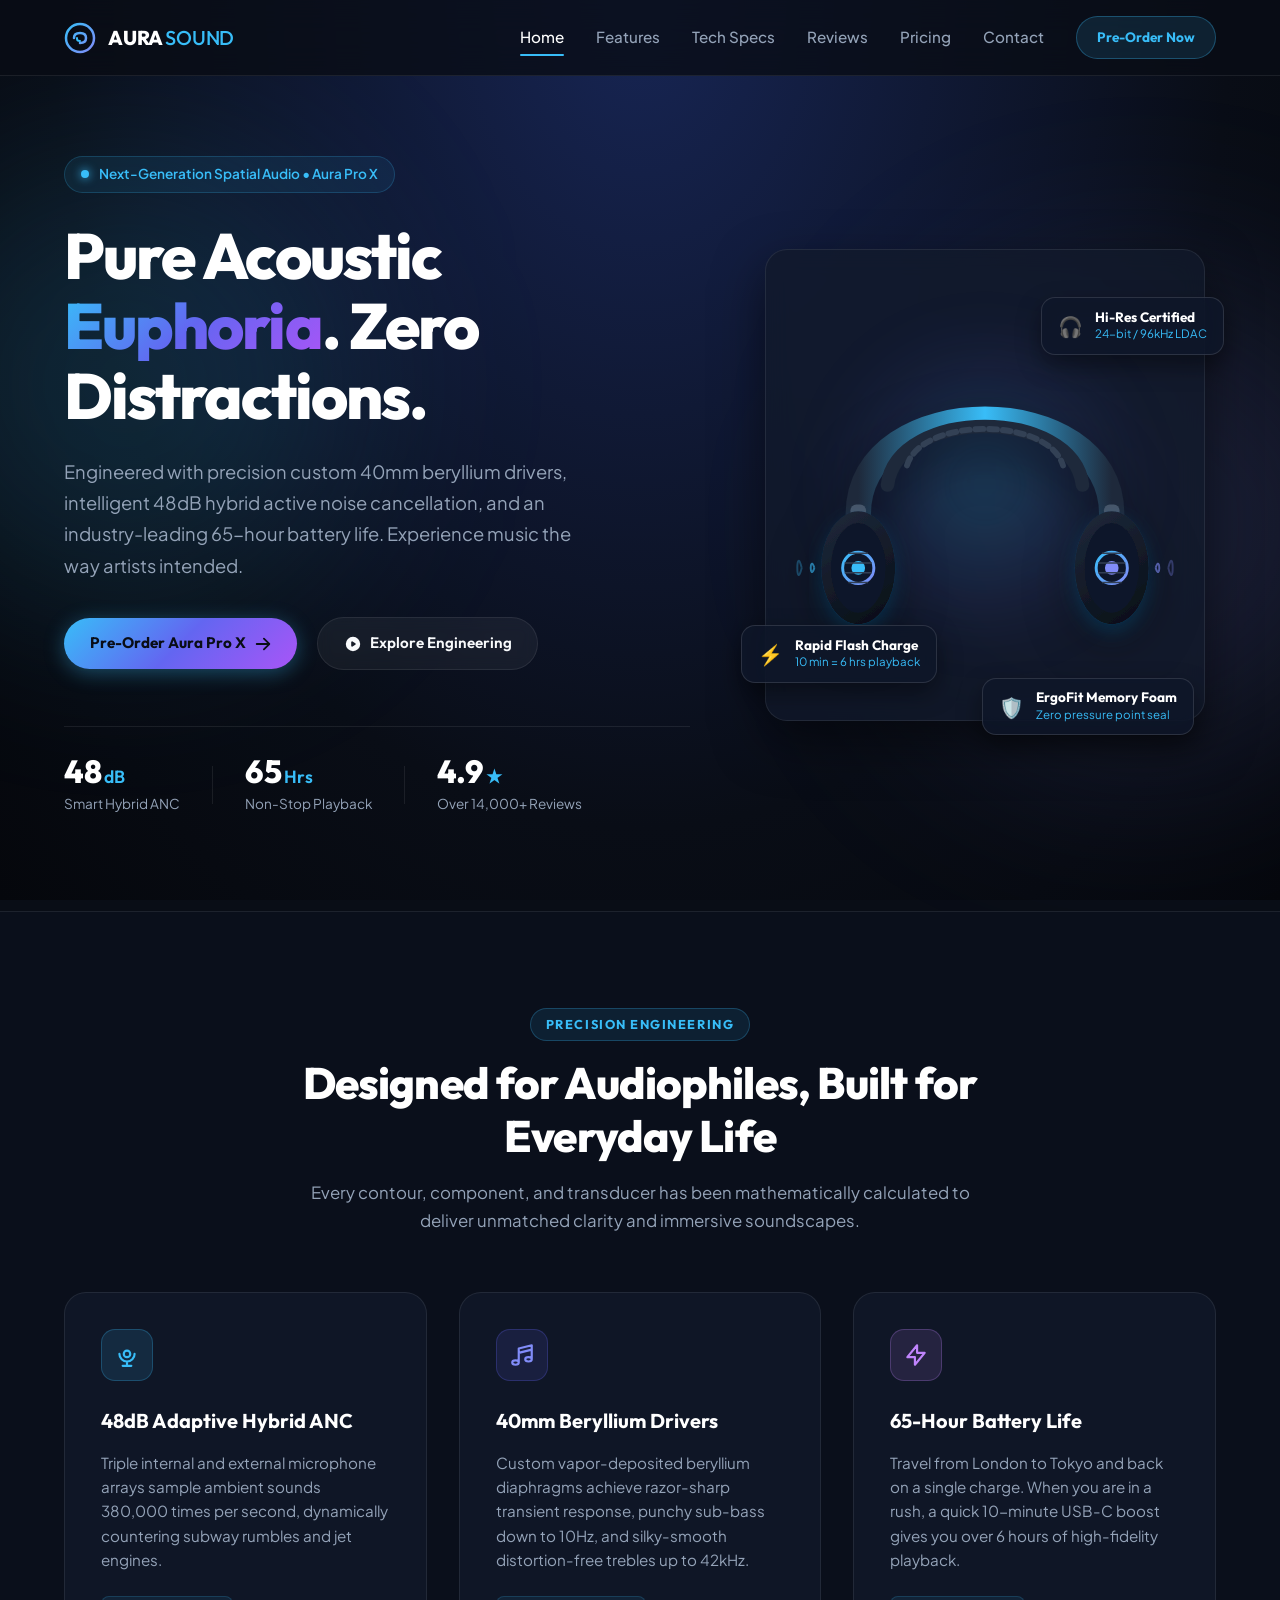
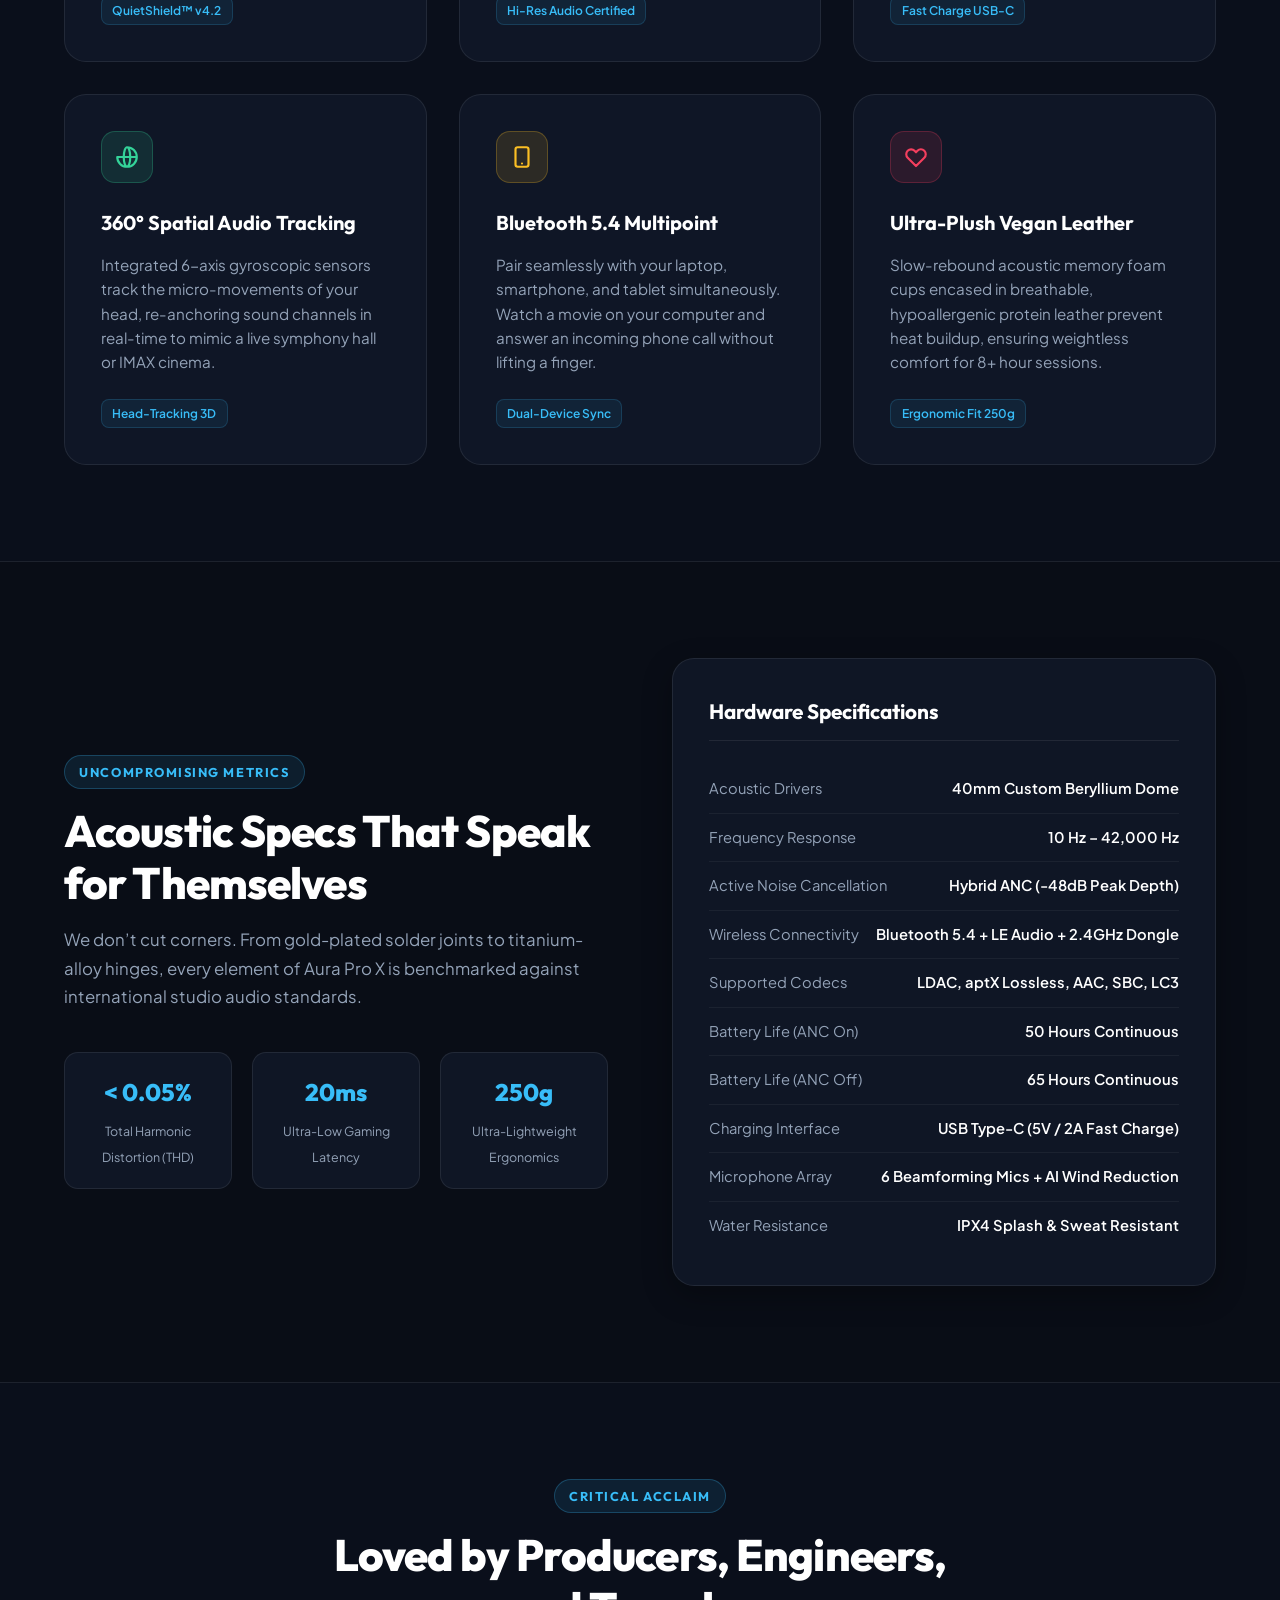
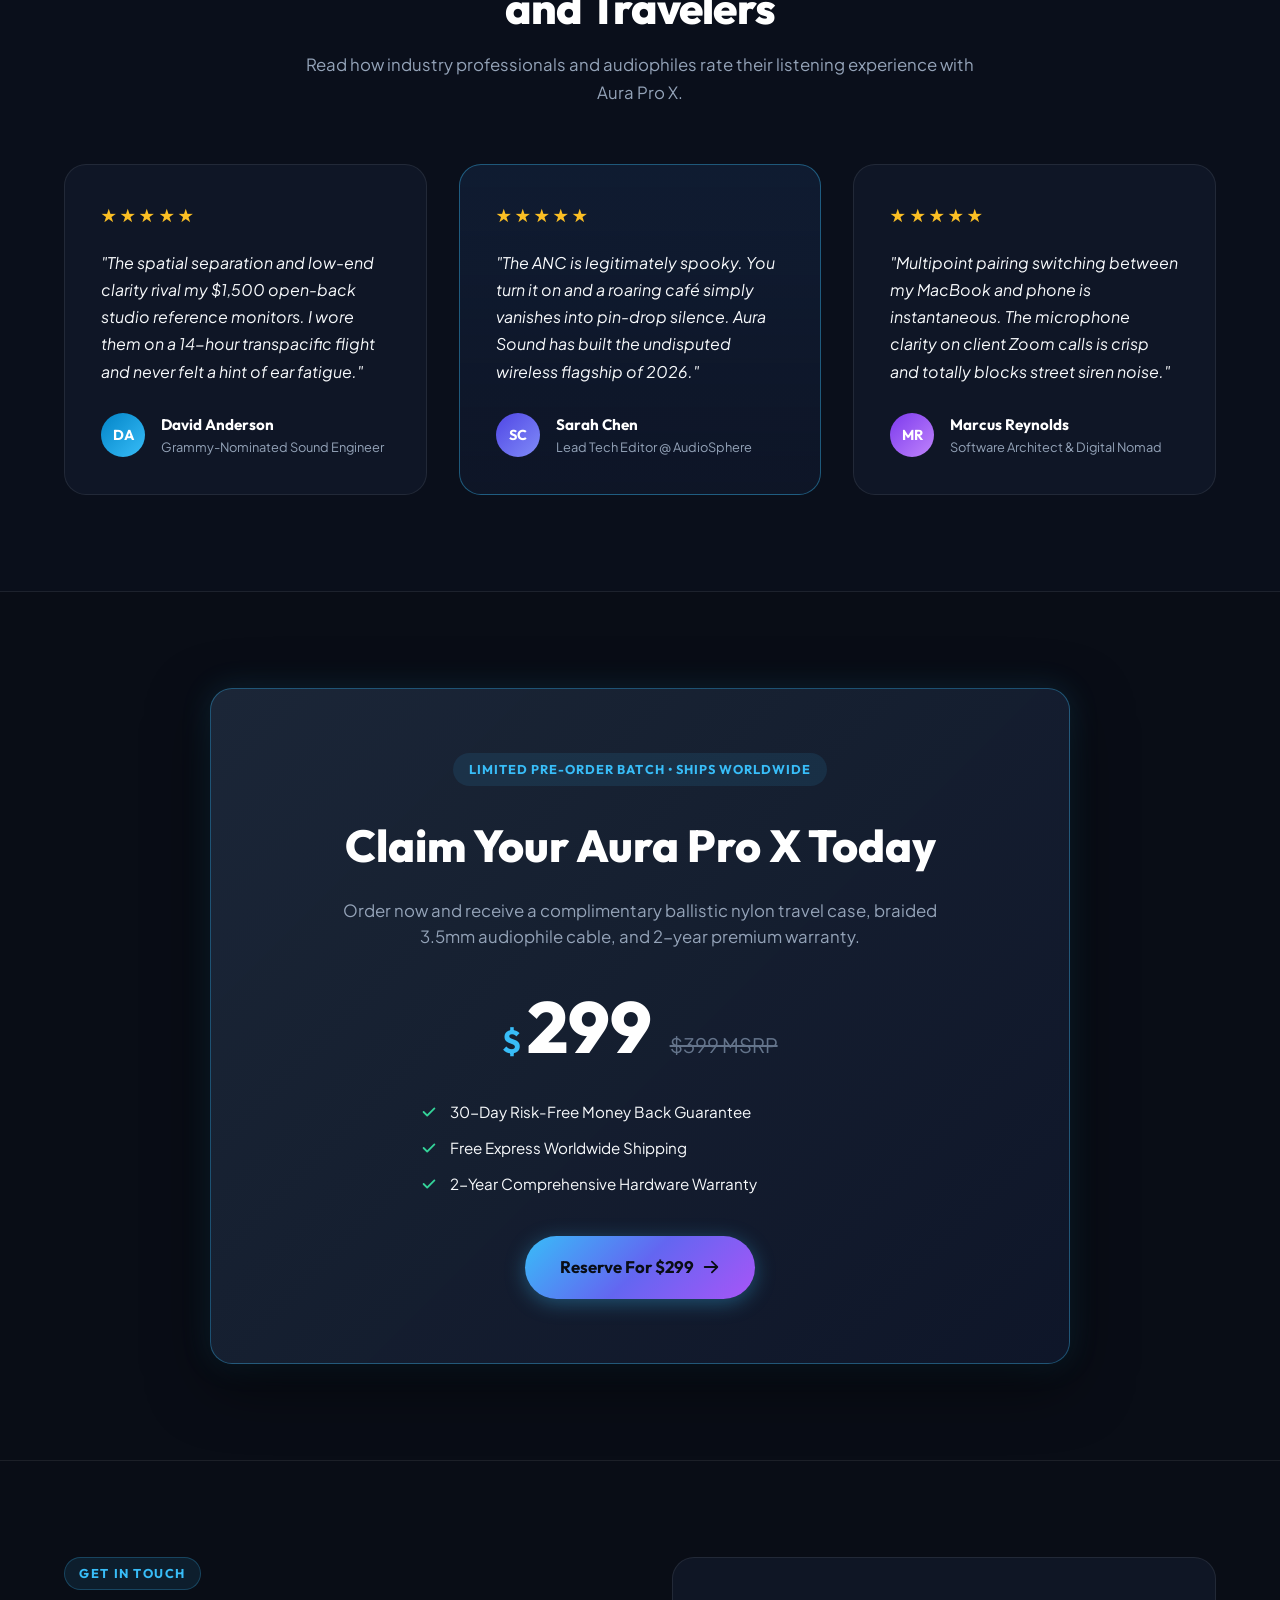
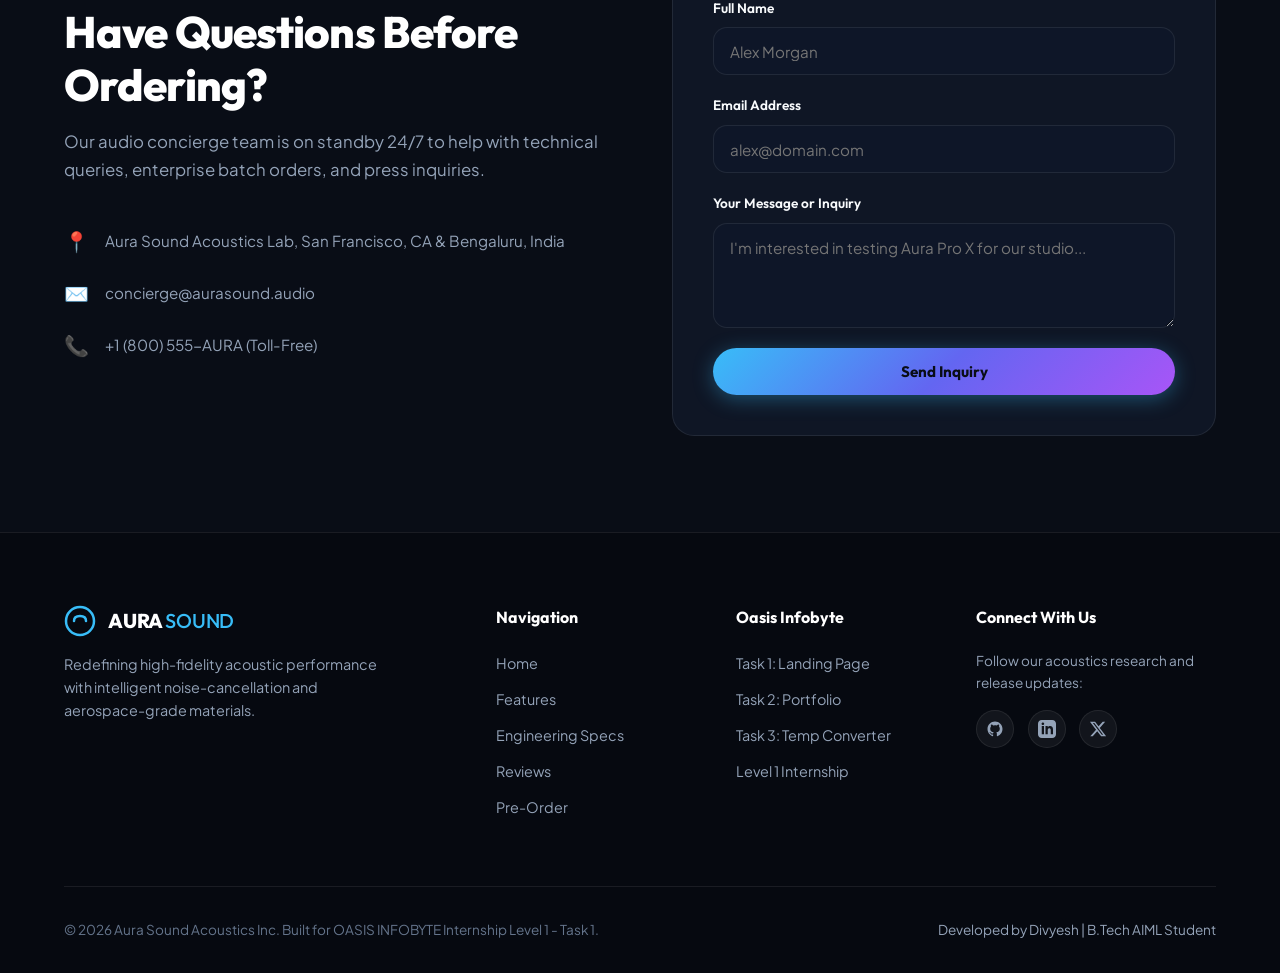
<file: WebDev-L1-LandingPage/index.html>
<!DOCTYPE html>
<html lang="en">
<head>
  <meta charset="UTF-8">
  <meta name="viewport" content="width=device-width, initial-scale=1.0">
  <title>AURA PRO X | Flagship Wireless Noise-Cancelling Headphones</title>
  <!-- Google Fonts -->
  <link rel="preconnect" href="https://fonts.googleapis.com">
  <link rel="preconnect" href="https://fonts.gstatic.com" crossorigin>
  <link href="https://fonts.googleapis.com/css2?family=Outfit:wght@400;500;600;700;800&family=Plus+Jakarta+Sans:wght@300;400;500;600;700&display=swap" rel="stylesheet">
  <!-- Stylesheet -->
  <link rel="stylesheet" href="style.css">
</head>
<body>

  <!-- Sticky / Fixed Navigation Bar -->
  <header class="navbar" id="navbar">
    <div class="nav-container">
      <a href="#home" class="brand-logo" aria-label="Aura Sound Home">
        <svg class="logo-icon" viewBox="0 0 32 32" fill="none" xmlns="http://www.w3.org/2000/svg">
          <circle cx="16" cy="16" r="14" stroke="url(#logo-grad)" stroke-width="2.5" />
          <path d="M10 16C10 13 12 11 16 11C20 11 22 13 22 16C22 19 20 21 16 21" stroke="url(#logo-grad)" stroke-width="2.5" stroke-linecap="round" />
          <path d="M13 16V17C13 18.5 14 19 16 19" stroke="#38bdf8" stroke-width="2" stroke-linecap="round" />
          <defs>
            <linearGradient id="logo-grad" x1="2" y1="2" x2="30" y2="30" gradientUnits="userSpaceOnUse">
              <stop stop-color="#38bdf8" />
              <stop offset="1" stop-color="#818cf8" />
            </linearGradient>
          </defs>
        </svg>
        <span class="logo-text">AURA<span>SOUND</span></span>
      </a>

      <!-- Hidden checkbox for pure CSS mobile menu toggle -->
      <input type="checkbox" id="nav-toggle" class="nav-toggle" aria-label="Toggle navigation menu">
      <label for="nav-toggle" class="nav-toggle-label" aria-hidden="true">
        <span></span>
        <span></span>
        <span></span>
      </label>

      <nav class="nav-links">
        <a href="#home" class="nav-link active">Home</a>
        <a href="#features" class="nav-link">Features</a>
        <a href="#specs" class="nav-link">Tech Specs</a>
        <a href="#testimonials" class="nav-link">Reviews</a>
        <a href="#pricing" class="nav-link">Pricing</a>
        <a href="#contact" class="nav-link">Contact</a>
        <a href="#pricing" class="btn-nav">Pre-Order Now</a>
      </nav>
    </div>
  </header>

  <!-- Hero Section -->
  <section class="hero" id="home">
    <div class="glow-orb orb-1"></div>
    <div class="glow-orb orb-2"></div>
    
    <div class="hero-container">
      <div class="hero-content">
        <div class="hero-badge">
          <span class="pulse-dot"></span>
          <span>Next-Generation Spatial Audio • Aura Pro X</span>
        </div>
        <h1 class="hero-title">
          Pure Acoustic <span class="text-gradient">Euphoria</span>. Zero Distractions.
        </h1>
        <p class="hero-description">
          Engineered with precision custom 40mm beryllium drivers, intelligent 48dB hybrid active noise cancellation, and an industry-leading 65-hour battery life. Experience music the way artists intended.
        </p>
        
        <div class="hero-cta-group">
          <a href="#pricing" class="btn btn-primary">
            <span>Pre-Order Aura Pro X</span>
            <svg class="btn-icon" viewBox="0 0 20 20" fill="currentColor">
              <path fill-rule="evenodd" d="M10.293 3.293a1 1 0 011.414 0l6 6a1 1 0 010 1.414l-6 6a1 1 0 01-1.414-1.414L14.586 11H3a1 1 0 110-2h11.586l-4.293-4.293a1 1 0 010-1.414z" clip-rule="evenodd" />
            </svg>
          </a>
          <a href="#specs" class="btn btn-secondary">
            <svg class="btn-icon" viewBox="0 0 20 20" fill="currentColor">
              <path fill-rule="evenodd" d="M10 18a8 8 0 100-16 8 8 0 000 16zM9.555 7.168A1 1 0 008 8v4a1 1 0 001.555.832l3-2a1 1 0 000-1.664l-3-2z" clip-rule="evenodd" />
            </svg>
            <span>Explore Engineering</span>
          </a>
        </div>

        <!-- Social Proof Stats -->
        <div class="hero-stats">
          <div class="stat-item">
            <h4 class="stat-number">48<span class="stat-unit">dB</span></h4>
            <p class="stat-label">Smart Hybrid ANC</p>
          </div>
          <div class="stat-divider"></div>
          <div class="stat-item">
            <h4 class="stat-number">65<span class="stat-unit">Hrs</span></h4>
            <p class="stat-label">Non-Stop Playback</p>
          </div>
          <div class="stat-divider"></div>
          <div class="stat-item">
            <h4 class="stat-number">4.9<span class="stat-unit">★</span></h4>
            <p class="stat-label">Over 14,000+ Reviews</p>
          </div>
        </div>
      </div>

      <!-- Hero Visual Card with Headphone Illustration & Floating Badges -->
      <div class="hero-visual">
        <div class="headphone-card">
          <div class="headphone-halo"></div>
          
          <!-- Headphone Vector Illustration -->
          <svg class="headphone-svg" viewBox="0 0 400 400" fill="none" xmlns="http://www.w3.org/2000/svg">
            <!-- Headband Outer Arc -->
            <path d="M70 230 C70 100, 330 100, 330 230" stroke="url(#headband-grad)" stroke-width="26" stroke-linecap="round" />
            <!-- Headband Inner Cushion -->
            <path d="M100 200 C110 120, 290 120, 300 200" stroke="#1e293b" stroke-width="14" stroke-linecap="round" />
            <path d="M120 180 C135 130, 265 130, 280 180" stroke="#334155" stroke-width="6" stroke-linecap="round" stroke-dasharray="8 6" />

            <!-- Left Slider & Arm -->
            <rect x="62" y="220" width="16" height="45" rx="6" fill="#475569" />
            <rect x="66" y="240" width="8" height="30" rx="3" fill="#0ea5e9" />
            
            <!-- Right Slider & Arm -->
            <rect x="322" y="220" width="16" height="45" rx="6" fill="#475569" />
            <rect x="326" y="240" width="8" height="30" rx="3" fill="#0ea5e9" />

            <!-- Left Ear Cup Housing -->
            <g filter="url(#drop-glow)">
              <ellipse cx="70" cy="285" rx="38" ry="58" fill="url(#cup-grad-left)" />
              <ellipse cx="70" cy="285" rx="28" ry="46" fill="#0f172a" />
              <!-- Driver Accents -->
              <circle cx="70" cy="285" r="16" stroke="url(#accent-ring)" stroke-width="3" />
              <circle cx="70" cy="285" r="7" fill="#38bdf8" />
              <!-- Acoustic Grill Lines -->
              <path d="M60 270 L80 270 M56 280 L84 280 M56 290 L84 290 M60 300 L80 300" stroke="#334155" stroke-width="1.5" />
            </g>

            <!-- Right Ear Cup Housing -->
            <g filter="url(#drop-glow)">
              <ellipse cx="330" cy="285" rx="38" ry="58" fill="url(#cup-grad-right)" />
              <ellipse cx="330" cy="285" rx="28" ry="46" fill="#0f172a" />
              <!-- Driver Accents -->
              <circle cx="330" cy="285" r="16" stroke="url(#accent-ring)" stroke-width="3" />
              <circle cx="330" cy="285" r="7" fill="#818cf8" />
              <!-- Acoustic Grill Lines -->
              <path d="M320 270 L340 270 M316 280 L344 280 M316 290 L344 290 M320 300 L340 300" stroke="#334155" stroke-width="1.5" />
            </g>

            <!-- Soundwave Ripple Accents -->
            <path d="M25 285 C20 270, 20 300, 25 285" stroke="#38bdf8" stroke-width="2" opacity="0.6" />
            <path d="M12 285 C6 260, 6 310, 12 285" stroke="#38bdf8" stroke-width="2" opacity="0.3" />
            <path d="M375 285 C380 270, 380 300, 375 285" stroke="#818cf8" stroke-width="2" opacity="0.6" />
            <path d="M388 285 C394 260, 394 310, 388 285" stroke="#818cf8" stroke-width="2" opacity="0.3" />

            <defs>
              <linearGradient id="headband-grad" x1="70" y1="120" x2="330" y2="120" gradientUnits="userSpaceOnUse">
                <stop stop-color="#1e293b" />
                <stop offset="0.5" stop-color="#38bdf8" />
                <stop offset="1" stop-color="#1e293b" />
              </linearGradient>
              <linearGradient id="cup-grad-left" x1="32" y1="230" x2="108" y2="340" gradientUnits="userSpaceOnUse">
                <stop stop-color="#1e293b" />
                <stop offset="1" stop-color="#090d16" />
              </linearGradient>
              <linearGradient id="cup-grad-right" x1="292" y1="230" x2="368" y2="340" gradientUnits="userSpaceOnUse">
                <stop stop-color="#1e293b" />
                <stop offset="1" stop-color="#090d16" />
              </linearGradient>
              <linearGradient id="accent-ring" x1="0" y1="0" x2="1" y2="1">
                <stop stop-color="#38bdf8" />
                <stop offset="1" stop-color="#818cf8" />
              </linearGradient>
              <filter id="drop-glow" x="20" y="210" width="370" height="170" filterUnits="userSpaceOnUse">
                <feDropShadow dx="0" dy="8" stdDeviation="10" flood-color="#0284c7" flood-opacity="0.25"/>
              </filter>
            </defs>
          </svg>

          <!-- Floating Spec Badges -->
          <div class="floating-badge badge-top-right">
            <div class="badge-icon">🎧</div>
            <div>
              <p class="badge-title">Hi-Res Certified</p>
              <p class="badge-sub">24-bit / 96kHz LDAC</p>
            </div>
          </div>

          <div class="floating-badge badge-bottom-left">
            <div class="badge-icon">⚡</div>
            <div>
              <p class="badge-title">Rapid Flash Charge</p>
              <p class="badge-sub">10 min = 6 hrs playback</p>
            </div>
          </div>

          <div class="floating-badge badge-bottom-right">
            <div class="badge-icon">🛡️</div>
            <div>
              <p class="badge-title">ErgoFit Memory Foam</p>
              <p class="badge-sub">Zero pressure point seal</p>
            </div>
          </div>
        </div>
      </div>
    </div>
  </section>

  <!-- Content Section 1: Features -->
  <section class="features-section" id="features">
    <div class="section-container">
      <div class="section-header text-center">
        <span class="section-pill">PRECISION ENGINEERING</span>
        <h2 class="section-title">Designed for Audiophiles, Built for Everyday Life</h2>
        <p class="section-subtitle">
          Every contour, component, and transducer has been mathematically calculated to deliver unmatched clarity and immersive soundscapes.
        </p>
      </div>

      <div class="features-grid">
        <!-- Feature 1 -->
        <div class="feature-card">
          <div class="feature-icon-wrapper icon-cyan">
            <svg viewBox="0 0 24 24" fill="none" stroke="currentColor" stroke-width="2">
              <path stroke-linecap="round" stroke-linejoin="round" d="M19 11a7 7 0 01-7 7m0 0a7 7 0 01-7-7m7 7v4m0 0H8m4 0h4m-4-8a3 3 0 100-6 3 3 0 000 6z" />
            </svg>
          </div>
          <h3 class="feature-title">48dB Adaptive Hybrid ANC</h3>
          <p class="feature-text">
            Triple internal and external microphone arrays sample ambient sounds 380,000 times per second, dynamically countering subway rumbles and jet engines.
          </p>
          <span class="feature-tag">QuietShield™ v4.2</span>
        </div>

        <!-- Feature 2 -->
        <div class="feature-card">
          <div class="feature-icon-wrapper icon-indigo">
            <svg viewBox="0 0 24 24" fill="none" stroke="currentColor" stroke-width="2">
              <path stroke-linecap="round" stroke-linejoin="round" d="M9 19V6l12-3v13M9 19c0 1.105-1.343 2-3 2s-3-.895-3-2 1.343-2 3-2 3 .895 3 2zm12-3c0 1.105-1.343 2-3 2s-3-.895-3-2 1.343-2 3-2 3 .895 3 2zM9 10l12-3" />
            </svg>
          </div>
          <h3 class="feature-title">40mm Beryllium Drivers</h3>
          <p class="feature-text">
            Custom vapor-deposited beryllium diaphragms achieve razor-sharp transient response, punchy sub-bass down to 10Hz, and silky-smooth distortion-free trebles up to 42kHz.
          </p>
          <span class="feature-tag">Hi-Res Audio Certified</span>
        </div>

        <!-- Feature 3 -->
        <div class="feature-card">
          <div class="feature-icon-wrapper icon-purple">
            <svg viewBox="0 0 24 24" fill="none" stroke="currentColor" stroke-width="2">
              <path stroke-linecap="round" stroke-linejoin="round" d="M13 10V3L4 14h7v7l9-11h-7z" />
            </svg>
          </div>
          <h3 class="feature-title">65-Hour Battery Life</h3>
          <p class="feature-text">
            Travel from London to Tokyo and back on a single charge. When you are in a rush, a quick 10-minute USB-C boost gives you over 6 hours of high-fidelity playback.
          </p>
          <span class="feature-tag">Fast Charge USB-C</span>
        </div>

        <!-- Feature 4 -->
        <div class="feature-card">
          <div class="feature-icon-wrapper icon-emerald">
            <svg viewBox="0 0 24 24" fill="none" stroke="currentColor" stroke-width="2">
              <path stroke-linecap="round" stroke-linejoin="round" d="M21 12a9 9 0 01-9 9m9-9a9 9 0 00-9-9m9 9H3m9 9a9 9 0 01-9-9m9 9c1.657 0 3-4.03 3-9s-1.343-9-3-9m0 18c-1.657 0-3-4.03-3-9s1.343-9 3-9" />
            </svg>
          </div>
          <h3 class="feature-title">360° Spatial Audio Tracking</h3>
          <p class="feature-text">
            Integrated 6-axis gyroscopic sensors track the micro-movements of your head, re-anchoring sound channels in real-time to mimic a live symphony hall or IMAX cinema.
          </p>
          <span class="feature-tag">Head-Tracking 3D</span>
        </div>

        <!-- Feature 5 -->
        <div class="feature-card">
          <div class="feature-icon-wrapper icon-amber">
            <svg viewBox="0 0 24 24" fill="none" stroke="currentColor" stroke-width="2">
              <path stroke-linecap="round" stroke-linejoin="round" d="M12 18h.01M8 21h8a2 2 0 002-2V5a2 2 0 00-2-2H8a2 2 0 00-2 2v14a2 2 0 002 2z" />
            </svg>
          </div>
          <h3 class="feature-title">Bluetooth 5.4 Multipoint</h3>
          <p class="feature-text">
            Pair seamlessly with your laptop, smartphone, and tablet simultaneously. Watch a movie on your computer and answer an incoming phone call without lifting a finger.
          </p>
          <span class="feature-tag">Dual-Device Sync</span>
        </div>

        <!-- Feature 6 -->
        <div class="feature-card">
          <div class="feature-icon-wrapper icon-rose">
            <svg viewBox="0 0 24 24" fill="none" stroke="currentColor" stroke-width="2">
              <path stroke-linecap="round" stroke-linejoin="round" d="M4.318 6.318a4.5 4.5 0 000 6.364L12 20.364l7.682-7.682a4.5 4.5 0 00-6.364-6.364L12 7.636l-1.318-1.318a4.5 4.5 0 00-6.364 0z" />
            </svg>
          </div>
          <h3 class="feature-title">Ultra-Plush Vegan Leather</h3>
          <p class="feature-text">
            Slow-rebound acoustic memory foam cups encased in breathable, hypoallergenic protein leather prevent heat buildup, ensuring weightless comfort for 8+ hour sessions.
          </p>
          <span class="feature-tag">Ergonomic Fit 250g</span>
        </div>
      </div>
    </div>
  </section>

  <!-- Content Section 2: Technical Specifications & About -->
  <section class="specs-section" id="specs">
    <div class="section-container">
      <div class="specs-wrapper">
        <div class="specs-intro">
          <span class="section-pill">UNCOMPROMISING METRICS</span>
          <h2 class="section-title">Acoustic Specs That Speak for Themselves</h2>
          <p class="section-subtitle">
            We don’t cut corners. From gold-plated solder joints to titanium-alloy hinges, every element of Aura Pro X is benchmarked against international studio audio standards.
          </p>
          
          <div class="spec-highlight-box">
            <div class="highlight-item">
              <span class="highlight-val">< 0.05%</span>
              <span class="highlight-desc">Total Harmonic Distortion (THD)</span>
            </div>
            <div class="highlight-item">
              <span class="highlight-val">20ms</span>
              <span class="highlight-desc">Ultra-Low Gaming Latency</span>
            </div>
            <div class="highlight-item">
              <span class="highlight-val">250g</span>
              <span class="highlight-desc">Ultra-Lightweight Ergonomics</span>
            </div>
          </div>
        </div>

        <div class="specs-table-card">
          <h3 class="specs-table-title">Hardware Specifications</h3>
          <div class="spec-row">
            <span class="spec-key">Acoustic Drivers</span>
            <span class="spec-val">40mm Custom Beryllium Dome</span>
          </div>
          <div class="spec-row">
            <span class="spec-key">Frequency Response</span>
            <span class="spec-val">10 Hz – 42,000 Hz</span>
          </div>
          <div class="spec-row">
            <span class="spec-key">Active Noise Cancellation</span>
            <span class="spec-val">Hybrid ANC (-48dB Peak Depth)</span>
          </div>
          <div class="spec-row">
            <span class="spec-key">Wireless Connectivity</span>
            <span class="spec-val">Bluetooth 5.4 + LE Audio + 2.4GHz Dongle</span>
          </div>
          <div class="spec-row">
            <span class="spec-key">Supported Codecs</span>
            <span class="spec-val">LDAC, aptX Lossless, AAC, SBC, LC3</span>
          </div>
          <div class="spec-row">
            <span class="spec-key">Battery Life (ANC On)</span>
            <span class="spec-val">50 Hours Continuous</span>
          </div>
          <div class="spec-row">
            <span class="spec-key">Battery Life (ANC Off)</span>
            <span class="spec-val">65 Hours Continuous</span>
          </div>
          <div class="spec-row">
            <span class="spec-key">Charging Interface</span>
            <span class="spec-val">USB Type-C (5V / 2A Fast Charge)</span>
          </div>
          <div class="spec-row">
            <span class="spec-key">Microphone Array</span>
            <span class="spec-val">6 Beamforming Mics + AI Wind Reduction</span>
          </div>
          <div class="spec-row">
            <span class="spec-key">Water Resistance</span>
            <span class="spec-val">IPX4 Splash & Sweat Resistant</span>
          </div>
        </div>
      </div>
    </div>
  </section>

  <!-- Content Section 3: Testimonials / Reviews -->
  <section class="testimonials-section" id="testimonials">
    <div class="section-container">
      <div class="section-header text-center">
        <span class="section-pill">CRITICAL ACCLAIM</span>
        <h2 class="section-title">Loved by Producers, Engineers, and Travelers</h2>
        <p class="section-subtitle">Read how industry professionals and audiophiles rate their listening experience with Aura Pro X.</p>
      </div>

      <div class="testimonials-grid">
        <!-- Review 1 -->
        <div class="testimonial-card">
          <div class="testimonial-rating">★★★★★</div>
          <p class="testimonial-quote">
            "The spatial separation and low-end clarity rival my $1,500 open-back studio reference monitors. I wore them on a 14-hour transpacific flight and never felt a hint of ear fatigue."
          </p>
          <div class="testimonial-author">
            <div class="author-avatar avatar-1">DA</div>
            <div class="author-info">
              <h4 class="author-name">David Anderson</h4>
              <p class="author-role">Grammy-Nominated Sound Engineer</p>
            </div>
          </div>
        </div>

        <!-- Review 2 -->
        <div class="testimonial-card featured-testimonial">
          <div class="testimonial-rating">★★★★★</div>
          <p class="testimonial-quote">
            "The ANC is legitimately spooky. You turn it on and a roaring café simply vanishes into pin-drop silence. Aura Sound has built the undisputed wireless flagship of 2026."
          </p>
          <div class="testimonial-author">
            <div class="author-avatar avatar-2">SC</div>
            <div class="author-info">
              <h4 class="author-name">Sarah Chen</h4>
              <p class="author-role">Lead Tech Editor @ AudioSphere</p>
            </div>
          </div>
        </div>

        <!-- Review 3 -->
        <div class="testimonial-card">
          <div class="testimonial-rating">★★★★★</div>
          <p class="testimonial-quote">
            "Multipoint pairing switching between my MacBook and phone is instantaneous. The microphone clarity on client Zoom calls is crisp and totally blocks street siren noise."
          </p>
          <div class="testimonial-author">
            <div class="author-avatar avatar-3">MR</div>
            <div class="author-info">
              <h4 class="author-name">Marcus Reynolds</h4>
              <p class="author-role">Software Architect & Digital Nomad</p>
            </div>
          </div>
        </div>
      </div>
    </div>
  </section>

  <!-- Pricing & Pre-Order Section -->
  <section class="pricing-section" id="pricing">
    <div class="section-container">
      <div class="pricing-card">
        <div class="pricing-badge">LIMITED PRE-ORDER BATCH • SHIPS WORLDWIDE</div>
        <h2 class="pricing-headline">Claim Your Aura Pro X Today</h2>
        <p class="pricing-sub">Order now and receive a complimentary ballistic nylon travel case, braided 3.5mm audiophile cable, and 2-year premium warranty.</p>
        
        <div class="price-display">
          <span class="currency">$</span>
          <span class="amount">299</span>
          <span class="original-price">$399 MSRP</span>
        </div>
        
        <div class="pricing-perks">
          <div class="perk-item">
            <svg class="check-icon" viewBox="0 0 20 20" fill="currentColor">
              <path fill-rule="evenodd" d="M16.707 5.293a1 1 0 010 1.414l-8 8a1 1 0 01-1.414 0l-4-4a1 1 0 011.414-1.414L8 12.586l7.293-7.293a1 1 0 011.414 0z" clip-rule="evenodd"/>
            </svg>
            <span>30-Day Risk-Free Money Back Guarantee</span>
          </div>
          <div class="perk-item">
            <svg class="check-icon" viewBox="0 0 20 20" fill="currentColor">
              <path fill-rule="evenodd" d="M16.707 5.293a1 1 0 010 1.414l-8 8a1 1 0 01-1.414 0l-4-4a1 1 0 011.414-1.414L8 12.586l7.293-7.293a1 1 0 011.414 0z" clip-rule="evenodd"/>
            </svg>
            <span>Free Express Worldwide Shipping</span>
          </div>
          <div class="perk-item">
            <svg class="check-icon" viewBox="0 0 20 20" fill="currentColor">
              <path fill-rule="evenodd" d="M16.707 5.293a1 1 0 010 1.414l-8 8a1 1 0 01-1.414 0l-4-4a1 1 0 011.414-1.414L8 12.586l7.293-7.293a1 1 0 011.414 0z" clip-rule="evenodd"/>
            </svg>
            <span>2-Year Comprehensive Hardware Warranty</span>
          </div>
        </div>

        <div class="pricing-cta-wrap">
          <a href="#contact" class="btn btn-primary btn-large">
            <span>Reserve For $299</span>
            <svg class="btn-icon" viewBox="0 0 20 20" fill="currentColor">
              <path fill-rule="evenodd" d="M10.293 3.293a1 1 0 011.414 0l6 6a1 1 0 010 1.414l-6 6a1 1 0 01-1.414-1.414L14.586 11H3a1 1 0 110-2h11.586l-4.293-4.293a1 1 0 010-1.414z" clip-rule="evenodd"/>
            </svg>
          </a>
        </div>
      </div>
    </div>
  </section>

  <!-- Contact & Newsletter Section -->
  <section class="contact-section" id="contact">
    <div class="section-container">
      <div class="contact-grid">
        <div class="contact-info">
          <span class="section-pill">GET IN TOUCH</span>
          <h2 class="section-title">Have Questions Before Ordering?</h2>
          <p class="section-subtitle">
            Our audio concierge team is on standby 24/7 to help with technical queries, enterprise batch orders, and press inquiries.
          </p>
          <div class="contact-details">
            <div class="contact-detail-row">
              <span class="detail-icon">📍</span>
              <span>Aura Sound Acoustics Lab, San Francisco, CA & Bengaluru, India</span>
            </div>
            <div class="contact-detail-row">
              <span class="detail-icon">✉️</span>
              <span>concierge@aurasound.audio</span>
            </div>
            <div class="contact-detail-row">
              <span class="detail-icon">📞</span>
              <span>+1 (800) 555-AURA (Toll-Free)</span>
            </div>
          </div>
        </div>

        <div class="contact-form-wrapper">
          <form class="contact-form" action="#contact" method="get">
            <div class="form-group">
              <label for="contact-name">Full Name</label>
              <input type="text" id="contact-name" name="name" placeholder="Alex Morgan" required>
            </div>
            <div class="form-group">
              <label for="contact-email">Email Address</label>
              <input type="email" id="contact-email" name="email" placeholder="alex@domain.com" required>
            </div>
            <div class="form-group">
              <label for="contact-message">Your Message or Inquiry</label>
              <textarea id="contact-message" name="message" rows="4" placeholder="I'm interested in testing Aura Pro X for our studio..." required></textarea>
            </div>
            <button type="submit" class="btn btn-primary btn-block">Send Inquiry</button>
          </form>
        </div>
      </div>
    </div>
  </section>

  <!-- Footer with Social Links -->
  <footer class="footer">
    <div class="footer-container">
      <div class="footer-top">
        <div class="footer-brand">
          <a href="#home" class="brand-logo">
            <svg class="logo-icon" viewBox="0 0 32 32" fill="none">
              <circle cx="16" cy="16" r="14" stroke="#38bdf8" stroke-width="2.5" />
              <path d="M10 16C10 13 12 11 16 11C20 11 22 13 22 16" stroke="#38bdf8" stroke-width="2.5" stroke-linecap="round" />
            </svg>
            <span class="logo-text">AURA<span>SOUND</span></span>
          </a>
          <p class="footer-desc">
            Redefining high-fidelity acoustic performance with intelligent noise-cancellation and aerospace-grade materials.
          </p>
        </div>

        <div class="footer-nav-col">
          <h4 class="footer-heading">Navigation</h4>
          <ul class="footer-links">
            <li><a href="#home">Home</a></li>
            <li><a href="#features">Features</a></li>
            <li><a href="#specs">Engineering Specs</a></li>
            <li><a href="#testimonials">Reviews</a></li>
            <li><a href="#pricing">Pre-Order</a></li>
          </ul>
        </div>

        <div class="footer-nav-col">
          <h4 class="footer-heading">Oasis Infobyte</h4>
          <ul class="footer-links">
            <li><a href="#">Task 1: Landing Page</a></li>
            <li><a href="../WebDev-L1-Portfolio/index.html">Task 2: Portfolio</a></li>
            <li><a href="../WebDev-L1-TempConverter/index.html">Task 3: Temp Converter</a></li>
            <li><a href="#">Level 1 Internship</a></li>
          </ul>
        </div>

        <div class="footer-nav-col">
          <h4 class="footer-heading">Connect With Us</h4>
          <p class="footer-sub-text">Follow our acoustics research and release updates:</p>
          <div class="social-icons">
            <!-- GitHub -->
            <a href="https://github.com/pinjaridivyesh-glitch" target="_blank" rel="noopener noreferrer" class="social-link" aria-label="GitHub">
              <svg viewBox="0 0 24 24" fill="currentColor">
                <path fill-rule="evenodd" d="M12 2C6.477 2 2 6.484 2 12.017c0 4.425 2.865 8.18 6.839 9.504.5.092.682-.217.682-.483 0-.237-.008-.868-.013-1.703-2.782.605-3.369-1.343-3.369-1.343-.454-1.158-1.11-1.466-1.11-1.466-.908-.62.069-.608.069-.608 1.003.07 1.53 1.032 1.53 1.032.892 1.53 2.341 1.088 2.91.832.092-.647.35-1.088.636-1.338-2.22-.253-4.555-1.113-4.555-4.951 0-1.093.39-1.988 1.029-2.688-.103-.253-.446-1.272.098-2.65 0 0 .84-.27 2.75 1.026A9.564 9.564 0 0112 6.844c.85.004 1.705.115 2.504.337 1.909-1.296 2.747-1.027 2.747-1.027.546 1.379.202 2.398.1 2.651.64.7 1.028 1.595 1.028 2.688 0 3.848-2.339 4.695-4.566 4.943.359.309.678.92.678 1.855 0 1.338-.012 2.419-.012 2.747 0 .268.18.58.688.482A10.019 10.019 0 0022 12.017C22 6.484 17.522 2 12 2z" clip-rule="evenodd" />
              </svg>
            </a>
            <!-- LinkedIn -->
            <a href="https://linkedin.com" target="_blank" rel="noopener noreferrer" class="social-link" aria-label="LinkedIn">
              <svg viewBox="0 0 24 24" fill="currentColor">
                <path d="M19 0h-14c-2.761 0-5 2.239-5 5v14c0 2.761 2.239 5 5 5h14c2.762 0 5-2.239 5-5v-14c0-2.761-2.238-5-5-5zm-11 19h-3v-11h3v11zm-1.5-12.268c-.966 0-1.75-.79-1.75-1.764s.784-1.764 1.75-1.764 1.75.79 1.75 1.764-.783 1.764-1.75 1.764zm13.5 12.268h-3v-5.604c0-3.368-4-3.113-4 0v5.604h-3v-11h3v1.765c1.396-2.586 7-2.777 7 2.476v6.759z"/>
              </svg>
            </a>
            <!-- Twitter/X -->
            <a href="https://twitter.com" target="_blank" rel="noopener noreferrer" class="social-link" aria-label="Twitter">
              <svg viewBox="0 0 24 24" fill="currentColor">
                <path d="M18.244 2.25h3.308l-7.227 8.26 8.502 11.24H16.17l-5.214-6.817L4.99 21.75H1.68l7.73-8.835L1.254 2.25H8.08l4.713 6.231zm-1.161 17.52h1.833L7.084 4.126H5.117z"/>
              </svg>
            </a>
          </div>
        </div>
      </div>

      <div class="footer-bottom">
        <p>&copy; 2026 Aura Sound Acoustics Inc. Built for OASIS INFOBYTE Internship Level 1 - Task 1.</p>
        <p class="footer-credits">Developed by Divyesh | B.Tech AIML Student</p>
      </div>
    </div>
  </footer>

</body>
</html>
</file>
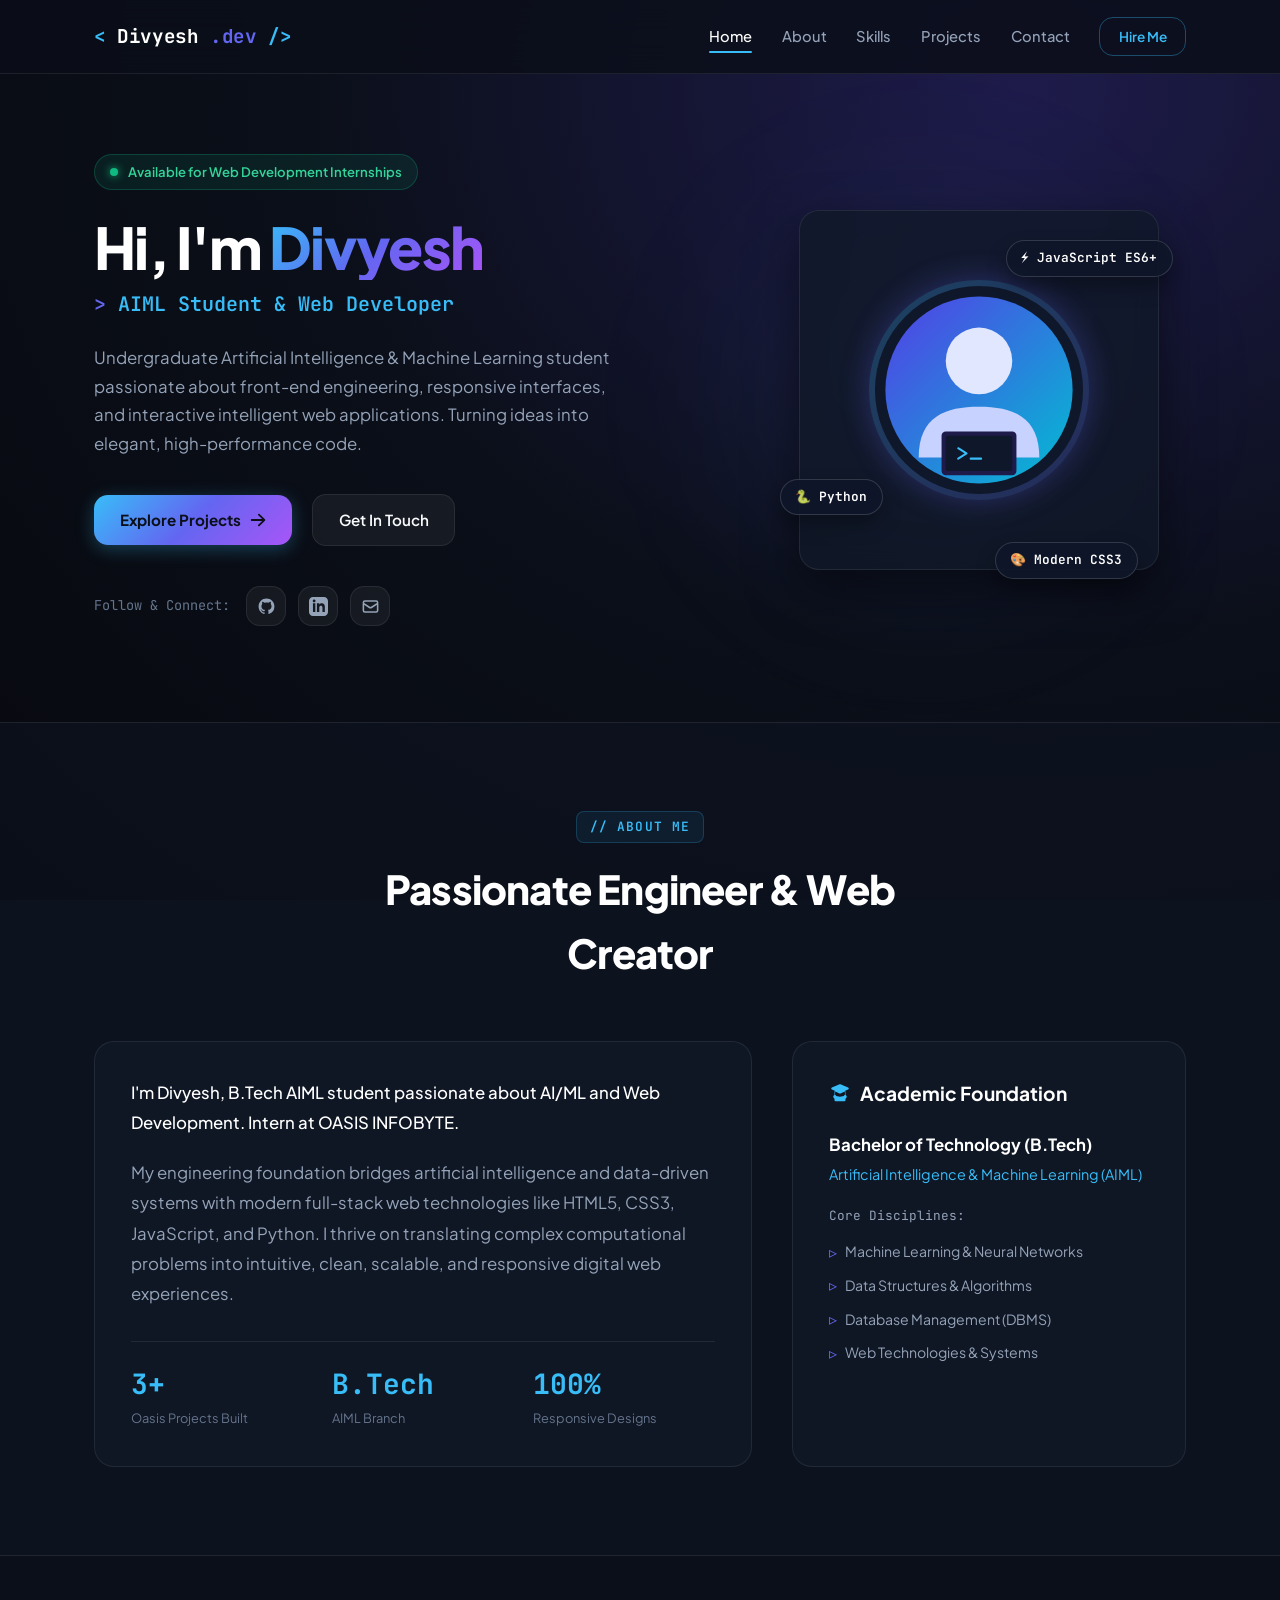
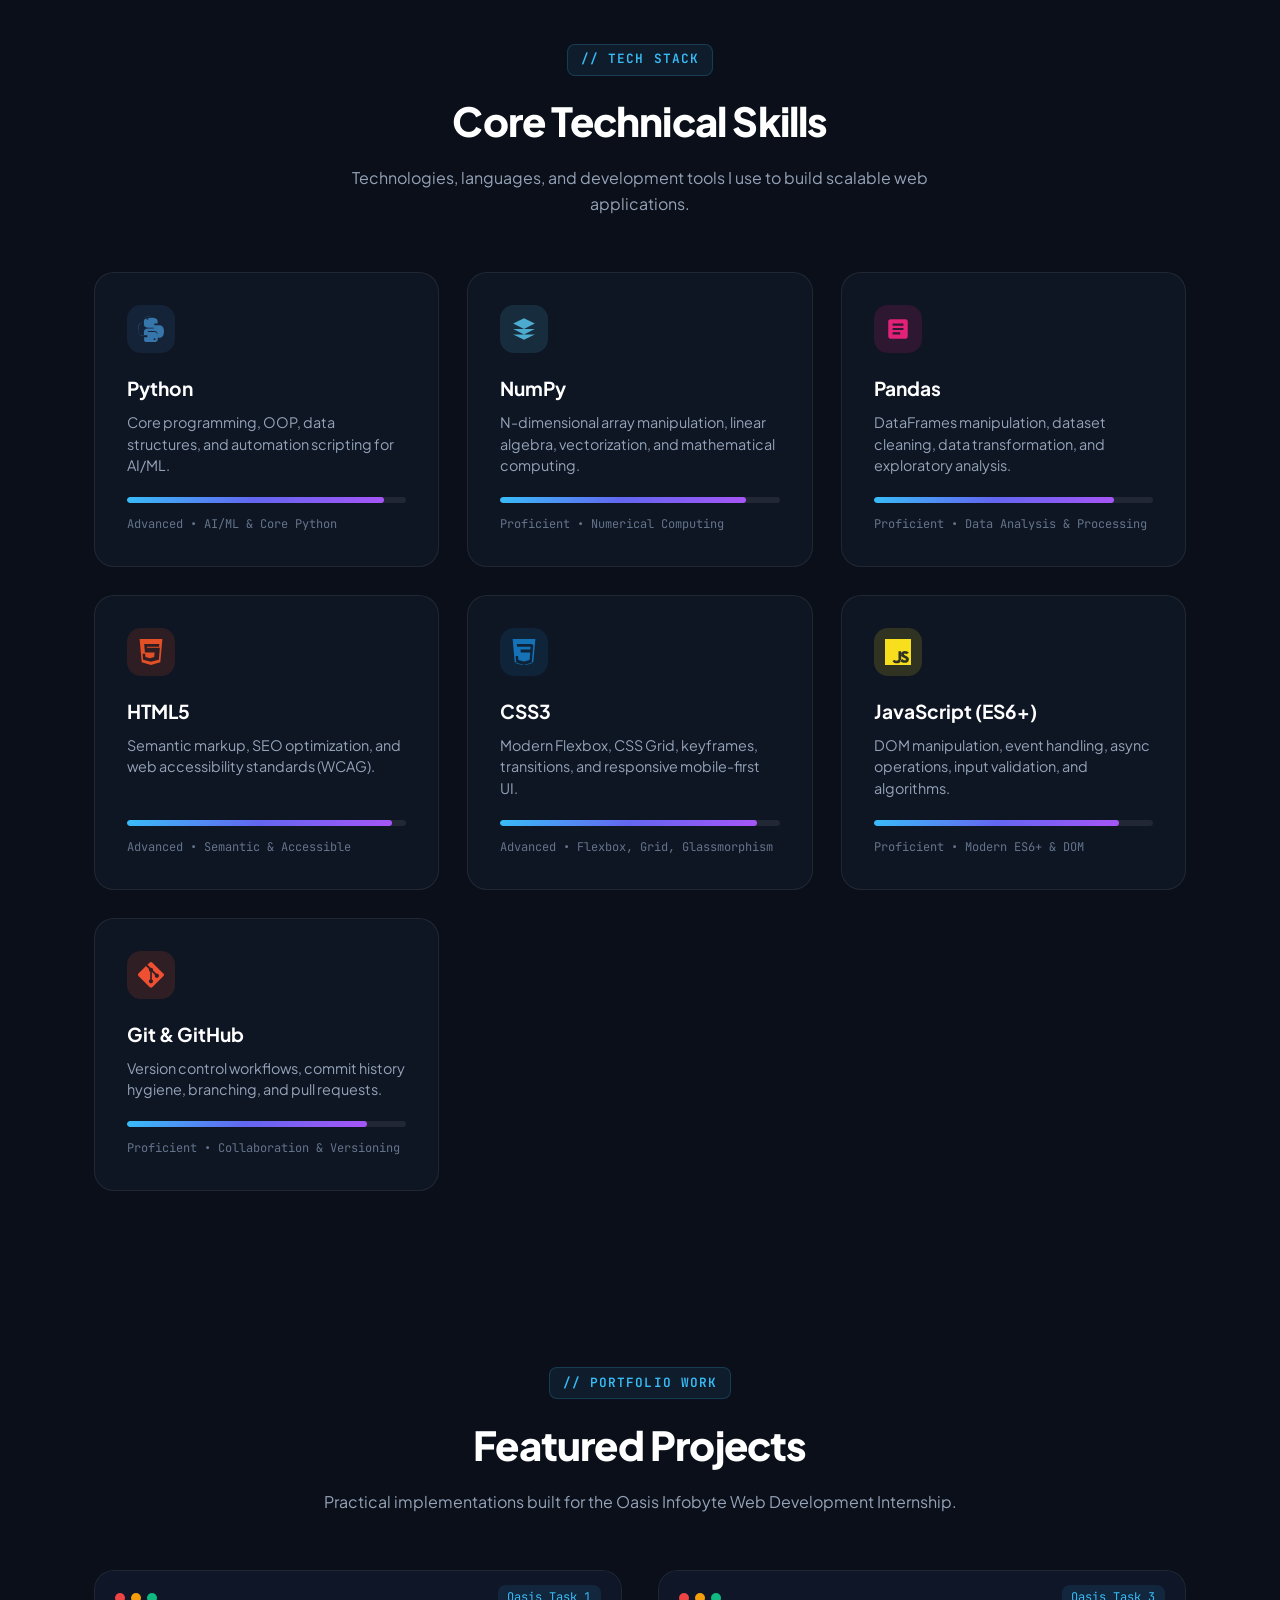
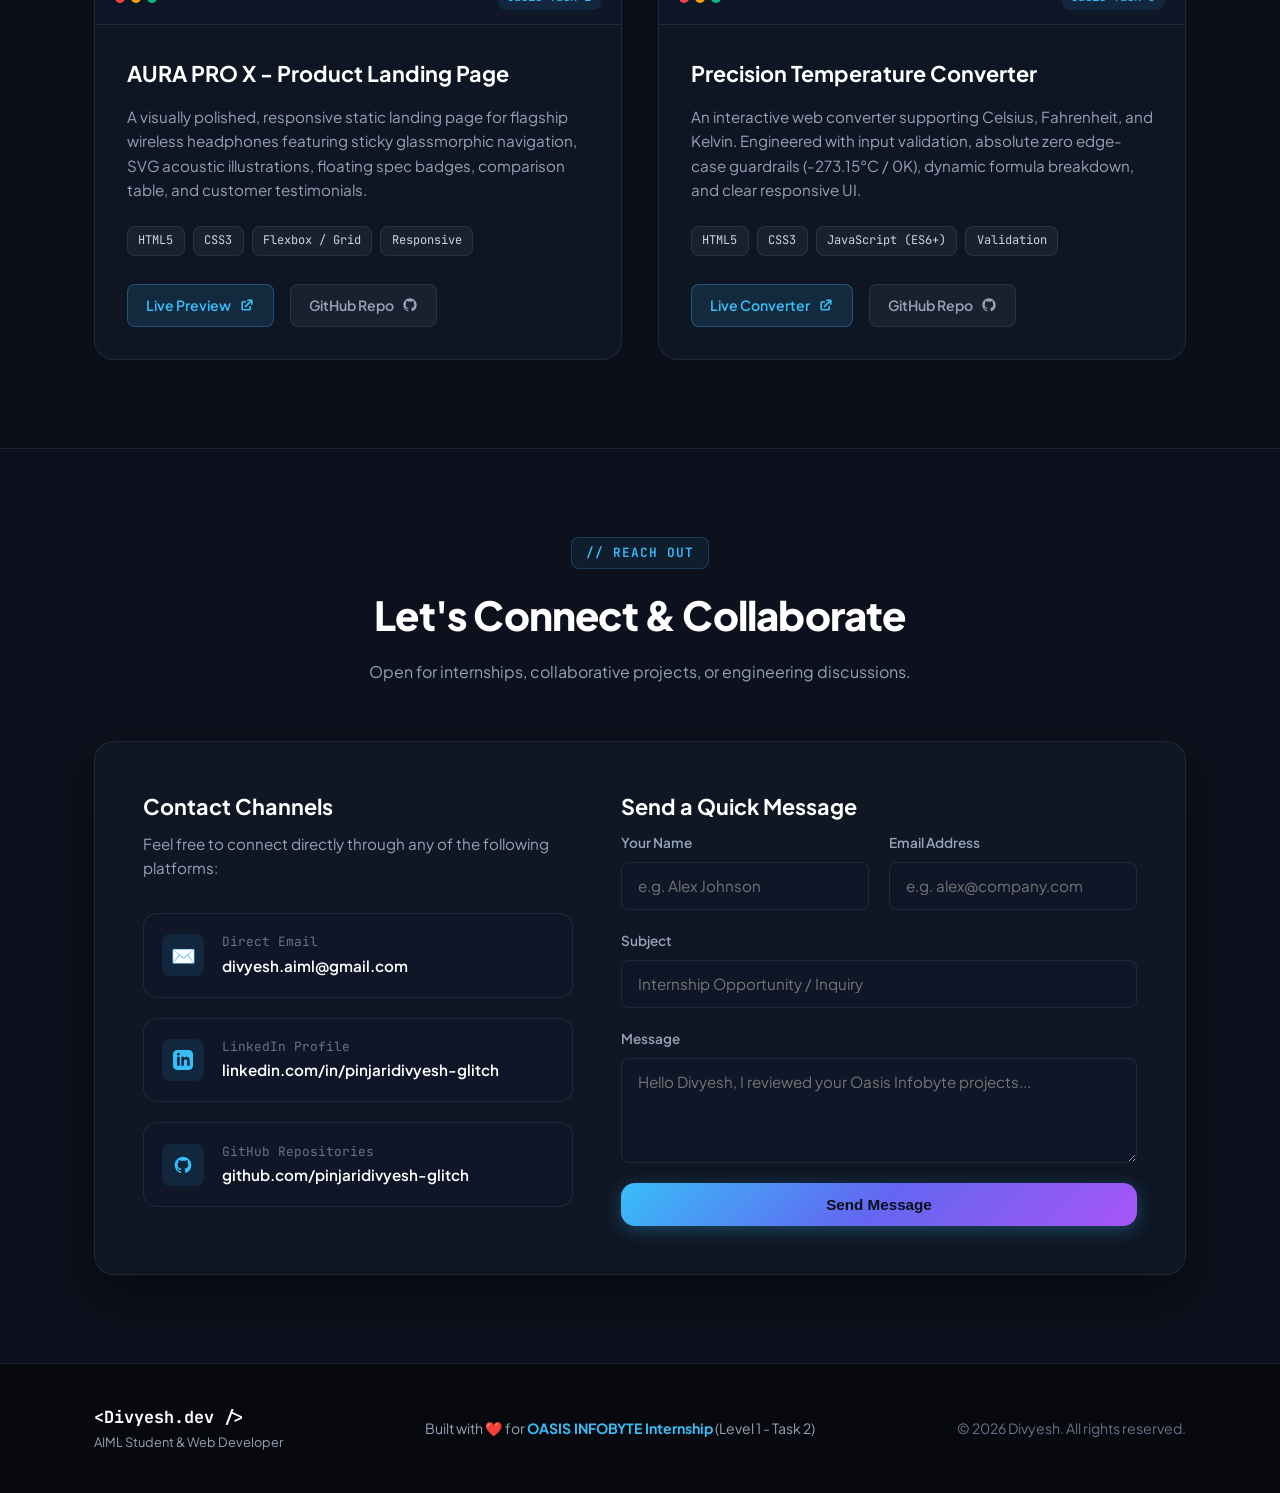
<file: WebDev-L1-Portfolio/index.html>
<!DOCTYPE html>
<html lang="en">
<head>
  <meta charset="UTF-8">
  <meta name="viewport" content="width=device-width, initial-scale=1.0">
  <meta name="author" content="Divyesh">
  <title>Divyesh | AIML Student Portfolio</title>
  <!-- Google Fonts -->
  <link rel="preconnect" href="https://fonts.googleapis.com">
  <link rel="preconnect" href="https://fonts.gstatic.com" crossorigin>
  <link href="https://fonts.googleapis.com/css2?family=Plus+Jakarta+Sans:wght@300;400;500;600;700;800&family=JetBrains+Mono:wght@400;500;600&display=swap" rel="stylesheet">
  <!-- Stylesheet -->
  <link rel="stylesheet" href="style.css">
</head>
<body>

  <!-- Navigation Bar -->
  <header class="navbar" id="navbar">
    <div class="nav-container">
      <a href="#hero" class="nav-brand">
        <span class="code-bracket">&lt;</span>
        <span class="brand-name">Divyesh</span>
        <span class="brand-suffix">.dev</span>
        <span class="code-bracket">/&gt;</span>
      </a>

      <!-- Mobile Hamburger Button -->
      <button class="nav-toggle" id="navToggle" aria-label="Toggle navigation menu">
        <span></span>
        <span></span>
        <span></span>
      </button>

      <!-- Nav Menu -->
      <nav class="nav-menu" id="navMenu">
        <a href="#hero" class="nav-link active">Home</a>
        <a href="#about" class="nav-link">About</a>
        <a href="#skills" class="nav-link">Skills</a>
        <a href="#projects" class="nav-link">Projects</a>
        <a href="#contact" class="nav-link">Contact</a>
        <a href="#contact" class="btn btn-outline btn-sm">Hire Me</a>
      </nav>
    </div>
  </header>

  <!-- Hero Section -->
  <section class="hero-section" id="hero">
    <div class="hero-glow"></div>
    <div class="container hero-container">
      <div class="hero-text">
        <div class="status-badge">
          <span class="status-dot"></span>
          <span>Available for Web Development Internships</span>
        </div>
        <h1 class="hero-title">
          Hi, I'm <span class="text-gradient">Divyesh</span>
        </h1>
        <h2 class="hero-role">
          <span class="role-prefix">&gt; </span>AIML Student & Web Developer
        </h2>
        <p class="hero-bio">
          Undergraduate Artificial Intelligence & Machine Learning student passionate about front-end engineering, responsive interfaces, and interactive intelligent web applications. Turning ideas into elegant, high-performance code.
        </p>

        <div class="hero-actions">
          <a href="#projects" class="btn btn-primary">
            <span>Explore Projects</span>
            <svg class="btn-icon" viewBox="0 0 20 20" fill="currentColor">
              <path fill-rule="evenodd" d="M10.293 3.293a1 1 0 011.414 0l6 6a1 1 0 010 1.414l-6 6a1 1 0 01-1.414-1.414L14.586 11H3a1 1 0 110-2h11.586l-4.293-4.293a1 1 0 010-1.414z" clip-rule="evenodd"/>
            </svg>
          </a>
          <a href="#contact" class="btn btn-secondary">
            <span>Get In Touch</span>
          </a>
        </div>

        <div class="hero-socials">
          <span class="social-label">Follow & Connect:</span>
          <div class="social-links">
            <a href="https://github.com/pinjaridivyesh-glitch" target="_blank" rel="noopener noreferrer" class="social-icon-btn" aria-label="GitHub Profile">
              <svg viewBox="0 0 24 24" fill="currentColor"><path fill-rule="evenodd" d="M12 2C6.477 2 2 6.484 2 12.017c0 4.425 2.865 8.18 6.839 9.504.5.092.682-.217.682-.483 0-.237-.008-.868-.013-1.703-2.782.605-3.369-1.343-3.369-1.343-.454-1.158-1.11-1.466-1.11-1.466-.908-.62.069-.608.069-.608 1.003.07 1.53 1.032 1.53 1.032.892 1.53 2.341 1.088 2.91.832.092-.647.35-1.088.636-1.338-2.22-.253-4.555-1.113-4.555-4.951 0-1.093.39-1.988 1.029-2.688-.103-.253-.446-1.272.098-2.65 0 0 .84-.27 2.75 1.026A9.564 9.564 0 0112 6.844c.85.004 1.705.115 2.504.337 1.909-1.296 2.747-1.027 2.747-1.027.546 1.379.202 2.398.1 2.651.64.7 1.028 1.595 1.028 2.688 0 3.848-2.339 4.695-4.566 4.943.359.309.678.92.678 1.855 0 1.338-.012 2.419-.012 2.747 0 .268.18.58.688.482A10.019 10.019 0 0022 12.017C22 6.484 17.522 2 12 2z" clip-rule="evenodd"/></svg>
            </a>
            <a href="https://linkedin.com/in/pinjaridivyesh-glitch" target="_blank" rel="noopener noreferrer" class="social-icon-btn" aria-label="LinkedIn Profile">
              <svg viewBox="0 0 24 24" fill="currentColor"><path d="M19 0h-14c-2.761 0-5 2.239-5 5v14c0 2.761 2.239 5 5 5h14c2.762 0 5-2.239 5-5v-14c0-2.761-2.238-5-5-5zm-11 19h-3v-11h3v11zm-1.5-12.268c-.966 0-1.75-.79-1.75-1.764s.784-1.764 1.75-1.764 1.75.79 1.75 1.764-.783 1.764-1.75 1.764zm13.5 12.268h-3v-5.604c0-3.368-4-3.113-4 0v5.604h-3v-11h3v1.765c1.396-2.586 7-2.777 7 2.476v6.759z"/></svg>
            </a>
            <a href="mailto:divyesh.aiml@gmail.com" class="social-icon-btn" aria-label="Email Me">
              <svg viewBox="0 0 24 24" fill="none" stroke="currentColor" stroke-width="2"><path stroke-linecap="round" stroke-linejoin="round" d="M3 8l7.89 5.26a2 2 0 002.22 0L21 8M5 19h14a2 2 0 002-2V7a2 2 0 00-2-2H5a2 2 0 00-2 2v10a2 2 0 002 2z"/></svg>
            </a>
          </div>
        </div>
      </div>

      <!-- Avatar Showcase Card -->
      <div class="hero-visual">
        <div class="avatar-card">
          <div class="avatar-ring">
            <!-- Modern Tech Avatar Vector Illustration -->
            <div class="avatar-box">
              <svg class="avatar-svg" viewBox="0 0 200 200" fill="none" xmlns="http://www.w3.org/2000/svg">
                <!-- Background Gradient Circle -->
                <circle cx="100" cy="100" r="90" fill="url(#avatar-grad)" />
                <!-- Developer Figure Representation -->
                <circle cx="100" cy="72" r="32" fill="#e0e7ff" />
                <path d="M42 165 C42 125, 68 116, 100 116 C132 116, 158 125, 158 165 Z" fill="#c7d2fe" />
                <!-- Laptop / Tech Element -->
                <rect x="64" y="140" width="72" height="42" rx="4" fill="#1e1b4b" />
                <rect x="68" y="144" width="64" height="34" rx="2" fill="#0f172a" />
                <path d="M80 156 L88 161 L80 166" stroke="#38bdf8" stroke-width="2" stroke-linecap="round" stroke-linejoin="round"/>
                <line x1="92" y1="166" x2="102" y2="166" stroke="#38bdf8" stroke-width="2" stroke-linecap="round"/>
                <!-- Definitions -->
                <defs>
                  <linearGradient id="avatar-grad" x1="20" y1="20" x2="180" y2="180" gradientUnits="userSpaceOnUse">
                    <stop stop-color="#4f46e5" />
                    <stop offset="1" stop-color="#06b6d4" />
                  </linearGradient>
                </defs>
              </svg>
            </div>
          </div>

          <!-- Floating Skill Badges -->
          <div class="float-chip chip-1">
            <span class="chip-icon">⚡</span>
            <span>JavaScript ES6+</span>
          </div>
          <div class="float-chip chip-2">
            <span class="chip-icon">🐍</span>
            <span>Python</span>
          </div>
          <div class="float-chip chip-3">
            <span class="chip-icon">🎨</span>
            <span>Modern CSS3</span>
          </div>
        </div>
      </div>
    </div>
  </section>

  <!-- About Me Section -->
  <section class="section about-section" id="about">
    <div class="container">
      <div class="section-title-wrap">
        <span class="section-tag">// ABOUT ME</span>
        <h2 class="section-heading">Passionate Engineer & Web Creator</h2>
      </div>

      <div class="about-grid">
        <div class="about-card main-about">
          <p class="about-text highlight">
            I'm Divyesh, B.Tech AIML student passionate about AI/ML and Web Development. Intern at OASIS INFOBYTE.
          </p>
          <p class="about-text">
            My engineering foundation bridges artificial intelligence and data-driven systems with modern full-stack web technologies like HTML5, CSS3, JavaScript, and Python. I thrive on translating complex computational problems into intuitive, clean, scalable, and responsive digital web experiences.
          </p>
          
          <div class="stats-ribbon">
            <div class="ribbon-item">
              <span class="ribbon-num">3+</span>
              <span class="ribbon-label">Oasis Projects Built</span>
            </div>
            <div class="ribbon-item">
              <span class="ribbon-num">B.Tech</span>
              <span class="ribbon-label">AIML Branch</span>
            </div>
            <div class="ribbon-item">
              <span class="ribbon-num">100%</span>
              <span class="ribbon-label">Responsive Designs</span>
            </div>
          </div>
        </div>

        <div class="about-card education-card">
          <h3 class="card-subtitle">
            <svg class="icon-inline" viewBox="0 0 20 20" fill="currentColor">
              <path d="M10.394 2.08a1 1 0 00-.788 0l-7 3a1 1 0 000 1.84L5.25 8.051a10.978 10.978 0 00-.25 2.5v1.272c-.66.294-1.127.917-1.127 1.677 0 .76.467 1.383 1.127 1.677V16.5a1 1 0 001 1h8a1 1 0 001-1v-1.323c.66-.294 1.127-.917 1.127-1.677 0-.76-.467-1.383-1.127-1.677V10.55c0-.858-.09-1.696-.25-2.499l2.644-1.133a1 1 0 000-1.84l-7-3zM5.5 10.55c0-.623.08-1.229.231-1.808l4.269 1.83 4.269-1.83c.151.579.231 1.185.231 1.808v1.077c-.502.223-.88.66-1.026 1.196L10 13.5l-3.474-.727C6.38 12.237 6.002 11.8 5.5 11.577V10.55z"/>
            </svg>
            Academic Foundation
          </h3>
          <div class="edu-item">
            <h4 class="edu-degree">Bachelor of Technology (B.Tech)</h4>
            <p class="edu-field">Artificial Intelligence & Machine Learning (AIML)</p>
            <span class="edu-badge">Core Disciplines:</span>
            <ul class="edu-courses">
              <li>Machine Learning & Neural Networks</li>
              <li>Data Structures & Algorithms</li>
              <li>Database Management (DBMS)</li>
              <li>Web Technologies & Systems</li>
            </ul>
          </div>
        </div>
      </div>
    </div>
  </section>

  <!-- Skills Section -->
  <section class="section skills-section" id="skills">
    <div class="container">
      <div class="section-title-wrap">
        <span class="section-tag">// TECH STACK</span>
        <h2 class="section-heading">Core Technical Skills</h2>
        <p class="section-desc">Technologies, languages, and development tools I use to build scalable web applications.</p>
      </div>

      <div class="skills-grid">
        <!-- Skill 1: Python -->
        <div class="skill-card">
          <div class="skill-icon-wrap python-icon">
            <svg viewBox="0 0 24 24" fill="currentColor">
              <path d="M11.914 0C5.82 0 6.2 2.656 6.2 2.656l.008 2.752h5.814v.827H3.92S0 5.768 0 11.94c0 6.17 3.42 5.952 3.42 5.952h2.04v-2.871s-.11-3.42 3.364-3.42h5.787v-.855H8.795s-3.364.082-3.364-3.284V4.945s-.355-3.31 6.483-3.31c6.837 0 6.17 2.926 6.17 2.926v2.263h-3.033v1.654h4.747s4.197-.47 4.197 5.706c0 6.177-3.694 5.986-3.694 5.986h-2.04v-2.925s.137-3.365-3.364-3.365H9.096v.854h5.814s3.364-.082 3.364 3.284v3.528s.356 3.31-6.483 3.31c-6.838 0-6.17-2.926-6.17-2.926v-2.264h3.033V17.82H3.907S-.29 18.29.29 12.113c0-6.176 3.694-5.985 3.694-5.985H6.02V3.257S5.883-.001 11.914 0zM8.74 1.764a.882.882 0 100 1.765.882.882 0 000-1.765zm6.52 18.707a.882.882 0 100 1.764.882.882 0 000-1.764z"/>
            </svg>
          </div>
          <h3 class="skill-title">Python</h3>
          <p class="skill-desc">Core programming, OOP, data structures, and automation scripting for AI/ML.</p>
          <div class="skill-bar"><div class="skill-fill" style="width: 92%;"></div></div>
          <span class="skill-meta">Advanced • AI/ML & Core Python</span>
        </div>

        <!-- Skill 2: NumPy -->
        <div class="skill-card">
          <div class="skill-icon-wrap numpy-icon">
            <svg viewBox="0 0 24 24" fill="currentColor">
              <path d="M12 2L2 7l10 5 10-5-10-5zM2 17l10 5 10-5M2 12l10 5 10-5"/>
            </svg>
          </div>
          <h3 class="skill-title">NumPy</h3>
          <p class="skill-desc">N-dimensional array manipulation, linear algebra, vectorization, and mathematical computing.</p>
          <div class="skill-bar"><div class="skill-fill" style="width: 88%;"></div></div>
          <span class="skill-meta">Proficient • Numerical Computing</span>
        </div>

        <!-- Skill 3: Pandas -->
        <div class="skill-card">
          <div class="skill-icon-wrap pandas-icon">
            <svg viewBox="0 0 24 24" fill="currentColor">
              <path d="M19 3H5c-1.1 0-2 .9-2 2v14c0 1.1.9 2 2 2h14c1.1 0 2-.9 2-2V5c0-1.1-.9-2-2-2zm-5 14H7v-2h7v2zm3-4H7v-2h10v2zm0-4H7V7h10v2z"/>
            </svg>
          </div>
          <h3 class="skill-title">Pandas</h3>
          <p class="skill-desc">DataFrames manipulation, dataset cleaning, data transformation, and exploratory analysis.</p>
          <div class="skill-bar"><div class="skill-fill" style="width: 86%;"></div></div>
          <span class="skill-meta">Proficient • Data Analysis & Processing</span>
        </div>

        <!-- Skill 4: HTML5 -->
        <div class="skill-card">
          <div class="skill-icon-wrap html-icon">
            <svg viewBox="0 0 24 24" fill="currentColor">
              <path d="M1.5 0h21l-1.91 21.563L11.977 24l-8.564-2.438L1.5 0zm7.031 9.75l-.234-2.625h11.156l.235-2.625H5.703l.703 7.875h8.922l-.375 4.188-4.047 1.093-4.047-1.093-.266-3.032H4.25l.484 5.594 7.243 1.968 7.242-1.968.969-10.969H8.531z"/>
            </svg>
          </div>
          <h3 class="skill-title">HTML5</h3>
          <p class="skill-desc">Semantic markup, SEO optimization, and web accessibility standards (WCAG).</p>
          <div class="skill-bar"><div class="skill-fill" style="width: 95%;"></div></div>
          <span class="skill-meta">Advanced • Semantic & Accessible</span>
        </div>

        <!-- Skill 5: CSS3 -->
        <div class="skill-card">
          <div class="skill-icon-wrap css-icon">
            <svg viewBox="0 0 24 24" fill="currentColor">
              <path d="M1.5 0h21l-1.91 21.563L11.977 24l-8.565-2.438L1.5 0zm17.09 4.5H5.41l.235 2.625h12.476l-.25 2.625H8.766l.234 2.625h8.797l-.625 6.969-5.195 1.406-5.196-1.406-.328-3.688H4.297l.609 6.844 7.071 1.922 7.07-1.922 1.543-17.063z"/>
            </svg>
          </div>
          <h3 class="skill-title">CSS3</h3>
          <p class="skill-desc">Modern Flexbox, CSS Grid, keyframes, transitions, and responsive mobile-first UI.</p>
          <div class="skill-bar"><div class="skill-fill" style="width: 92%;"></div></div>
          <span class="skill-meta">Advanced • Flexbox, Grid, Glassmorphism</span>
        </div>

        <!-- Skill 6: JavaScript -->
        <div class="skill-card">
          <div class="skill-icon-wrap js-icon">
            <svg viewBox="0 0 24 24" fill="currentColor">
              <path d="M0 0h24v24H0V0zm22.034 18.276c-.175-1.095-.888-2.015-3.003-2.873-.736-.345-1.554-.621-1.554-1.288 0-.438.368-.702.92-.702.575 0 1.059.207 1.403.736l2.162-1.38c-.736-1.15-1.932-1.794-3.565-1.794-2.208 0-3.657 1.311-3.657 3.22 0 1.633 1.035 2.484 2.944 3.243.943.391 1.633.667 1.633 1.38 0 .506-.46.782-1.127.782-.851 0-1.472-.345-1.955-1.15l-2.254 1.357c.759 1.449 2.093 2.185 4.21 2.185 2.438 0 3.864-1.288 3.864-3.414l-.082-.505zm-9.317.069c-.276 1.058-.989 1.748-2.139 1.748-.828 0-1.357-.414-1.633-1.035l-2.07 1.288c.782 1.495 2.162 2.139 3.841 2.139 2.438 0 4.232-1.38 4.232-3.887V11.23h-2.507v6.862l.276.253z"/>
            </svg>
          </div>
          <h3 class="skill-title">JavaScript (ES6+)</h3>
          <p class="skill-desc">DOM manipulation, event handling, async operations, input validation, and algorithms.</p>
          <div class="skill-bar"><div class="skill-fill" style="width: 88%;"></div></div>
          <span class="skill-meta">Proficient • Modern ES6+ & DOM</span>
        </div>

        <!-- Skill 7: Git & GitHub -->
        <div class="skill-card">
          <div class="skill-icon-wrap git-icon">
            <svg viewBox="0 0 24 24" fill="currentColor">
              <path d="M23.546 10.93L13.067.452c-.604-.603-1.582-.603-2.188 0L8.708 2.627l2.76 2.76c.645-.215 1.379-.07 1.889.441.516.515.658 1.258.438 1.9l3.088 3.09c.642-.22 1.385-.078 1.9.438.748.748.748 1.96 0 2.708-.748.748-1.96.748-2.708 0-.54-.54-.677-1.32-.413-1.974L12.77 8.995v7.065c.19.102.368.237.525.4.748.748.748 1.96 0 2.708-.748.748-1.96.748-2.708 0-.748-.748-.748-1.96 0-2.708.194-.194.425-.333.676-.412V8.924c-.25-.079-.481-.218-.676-.412-.544-.543-.68-1.326-.41-1.984L7.387 3.738.453 10.672c-.604.604-.604 1.582 0 2.188l10.48 10.478c.604.604 1.582.604 2.186 0l10.427-10.43c.604-.603.604-1.582 0-2.188"/>
            </svg>
          </div>
          <h3 class="skill-title">Git & GitHub</h3>
          <p class="skill-desc">Version control workflows, commit history hygiene, branching, and pull requests.</p>
          <div class="skill-bar"><div class="skill-fill" style="width: 86%;"></div></div>
          <span class="skill-meta">Proficient • Collaboration & Versioning</span>
        </div>
      </div>
    </div>
  </section>

  <!-- Projects Section -->
  <section class="section projects-section" id="projects">
    <div class="container">
      <div class="section-title-wrap">
        <span class="section-tag">// PORTFOLIO WORK</span>
        <h2 class="section-heading">Featured Projects</h2>
        <p class="section-desc">Practical implementations built for the Oasis Infobyte Web Development Internship.</p>
      </div>

      <div class="projects-grid">
        <!-- Project Card 1: Landing Page -->
        <div class="project-card">
          <div class="project-header-bar">
            <div class="window-dots">
              <span class="dot dot-red"></span>
              <span class="dot dot-yellow"></span>
              <span class="dot dot-green"></span>
            </div>
            <span class="project-badge-tag">Oasis Task 1</span>
          </div>
          <div class="project-body">
            <h3 class="project-title">AURA PRO X - Product Landing Page</h3>
            <p class="project-desc">
              A visually polished, responsive static landing page for flagship wireless headphones featuring sticky glassmorphic navigation, SVG acoustic illustrations, floating spec badges, comparison table, and customer testimonials.
            </p>
            <div class="project-tech-stack">
              <span class="tech-tag">HTML5</span>
              <span class="tech-tag">CSS3</span>
              <span class="tech-tag">Flexbox / Grid</span>
              <span class="tech-tag">Responsive</span>
            </div>
            <div class="project-links">
              <a href="../WebDev-L1-LandingPage/index.html" class="project-link primary" target="_blank">
                <span>Live Preview</span>
                <svg viewBox="0 0 20 20" fill="currentColor"><path d="M11 3a1 1 0 100 2h2.586l-6.293 6.293a1 1 0 101.414 1.414L15 6.414V9a1 1 0 102 0V4a1 1 0 00-1-1h-5z"/><path d="M5 5a2 2 0 00-2 2v8a2 2 0 002 2h8a2 2 0 002-2v-3a1 1 0 10-2 0v3H5V7h3a1 1 0 000-2H5z"/></svg>
              </a>
              <a href="https://github.com/pinjaridivyesh-glitch/OIBSIP/tree/main/OIBSIP/WebDev-L1-LandingPage" class="project-link secondary" target="_blank" rel="noopener noreferrer">
                <span>GitHub Repo</span>
                <svg viewBox="0 0 24 24" fill="currentColor"><path fill-rule="evenodd" d="M12 2C6.477 2 2 6.484 2 12.017c0 4.425 2.865 8.18 6.839 9.504.5.092.682-.217.682-.483 0-.237-.008-.868-.013-1.703-2.782.605-3.369-1.343-3.369-1.343-.454-1.158-1.11-1.466-1.11-1.466-.908-.62.069-.608.069-.608 1.003.07 1.53 1.032 1.53 1.032.892 1.53 2.341 1.088 2.91.832.092-.647.35-1.088.636-1.338-2.22-.253-4.555-1.113-4.555-4.951 0-1.093.39-1.988 1.029-2.688-.103-.253-.446-1.272.098-2.65 0 0 .84-.27 2.75 1.026A9.564 9.564 0 0112 6.844c.85.004 1.705.115 2.504.337 1.909-1.296 2.747-1.027 2.747-1.027.546 1.379.202 2.398.1 2.651.64.7 1.028 1.595 1.028 2.688 0 3.848-2.339 4.695-4.566 4.943.359.309.678.92.678 1.855 0 1.338-.012 2.419-.012 2.747 0 .268.18.58.688.482A10.019 10.019 0 0022 12.017C22 6.484 17.522 2 12 2z" clip-rule="evenodd"/></svg>
              </a>
            </div>
          </div>
        </div>

        <!-- Project Card 2: Temperature Converter -->
        <div class="project-card">
          <div class="project-header-bar">
            <div class="window-dots">
              <span class="dot dot-red"></span>
              <span class="dot dot-yellow"></span>
              <span class="dot dot-green"></span>
            </div>
            <span class="project-badge-tag">Oasis Task 3</span>
          </div>
          <div class="project-body">
            <h3 class="project-title">Precision Temperature Converter</h3>
            <p class="project-desc">
              An interactive web converter supporting Celsius, Fahrenheit, and Kelvin. Engineered with input validation, absolute zero edge-case guardrails (-273.15°C / 0K), dynamic formula breakdown, and clear responsive UI.
            </p>
            <div class="project-tech-stack">
              <span class="tech-tag">HTML5</span>
              <span class="tech-tag">CSS3</span>
              <span class="tech-tag">JavaScript (ES6+)</span>
              <span class="tech-tag">Validation</span>
            </div>
            <div class="project-links">
              <a href="../WebDev-L1-TempConverter/index.html" class="project-link primary" target="_blank">
                <span>Live Converter</span>
                <svg viewBox="0 0 20 20" fill="currentColor"><path d="M11 3a1 1 0 100 2h2.586l-6.293 6.293a1 1 0 101.414 1.414L15 6.414V9a1 1 0 102 0V4a1 1 0 00-1-1h-5z"/><path d="M5 5a2 2 0 00-2 2v8a2 2 0 002 2h8a2 2 0 002-2v-3a1 1 0 10-2 0v3H5V7h3a1 1 0 000-2H5z"/></svg>
              </a>
              <a href="https://github.com/pinjaridivyesh-glitch/OIBSIP/tree/main/OIBSIP/WebDev-L1-TempConverter" class="project-link secondary" target="_blank" rel="noopener noreferrer">
                <span>GitHub Repo</span>
                <svg viewBox="0 0 24 24" fill="currentColor"><path fill-rule="evenodd" d="M12 2C6.477 2 2 6.484 2 12.017c0 4.425 2.865 8.18 6.839 9.504.5.092.682-.217.682-.483 0-.237-.008-.868-.013-1.703-2.782.605-3.369-1.343-3.369-1.343-.454-1.158-1.11-1.466-1.11-1.466-.908-.62.069-.608.069-.608 1.003.07 1.53 1.032 1.53 1.032.892 1.53 2.341 1.088 2.91.832.092-.647.35-1.088.636-1.338-2.22-.253-4.555-1.113-4.555-4.951 0-1.093.39-1.988 1.029-2.688-.103-.253-.446-1.272.098-2.65 0 0 .84-.27 2.75 1.026A9.564 9.564 0 0112 6.844c.85.004 1.705.115 2.504.337 1.909-1.296 2.747-1.027 2.747-1.027.546 1.379.202 2.398.1 2.651.64.7 1.028 1.595 1.028 2.688 0 3.848-2.339 4.695-4.566 4.943.359.309.678.92.678 1.855 0 1.338-.012 2.419-.012 2.747 0 .268.18.58.688.482A10.019 10.019 0 0022 12.017C22 6.484 17.522 2 12 2z" clip-rule="evenodd"/></svg>
              </a>
            </div>
          </div>
        </div>
      </div>
    </div>
  </section>

  <!-- Contact Section -->
  <section class="section contact-section" id="contact">
    <div class="container">
      <div class="section-title-wrap">
        <span class="section-tag">// REACH OUT</span>
        <h2 class="section-heading">Let's Connect & Collaborate</h2>
        <p class="section-desc">Open for internships, collaborative projects, or engineering discussions.</p>
      </div>

      <div class="contact-card-wrap">
        <div class="contact-info-panel">
          <h3 class="panel-title">Contact Channels</h3>
          <p class="panel-subtitle">Feel free to connect directly through any of the following platforms:</p>

          <div class="contact-channel-list">
            <a href="mailto:divyesh.aiml@gmail.com" class="channel-card">
              <div class="channel-icon">✉️</div>
              <div class="channel-detail">
                <span class="channel-name">Direct Email</span>
                <span class="channel-val">divyesh.aiml@gmail.com</span>
              </div>
            </a>

            <a href="https://linkedin.com/in/pinjaridivyesh-glitch" target="_blank" rel="noopener noreferrer" class="channel-card">
              <div class="channel-icon">
                <svg viewBox="0 0 24 24" fill="currentColor"><path d="M19 0h-14c-2.761 0-5 2.239-5 5v14c0 2.761 2.239 5 5 5h14c2.762 0 5-2.239 5-5v-14c0-2.761-2.238-5-5-5zm-11 19h-3v-11h3v11zm-1.5-12.268c-.966 0-1.75-.79-1.75-1.764s.784-1.764 1.75-1.764 1.75.79 1.75 1.764-.783 1.764-1.75 1.764zm13.5 12.268h-3v-5.604c0-3.368-4-3.113-4 0v5.604h-3v-11h3v1.765c1.396-2.586 7-2.777 7 2.476v6.759z"/></svg>
              </div>
              <div class="channel-detail">
                <span class="channel-name">LinkedIn Profile</span>
                <span class="channel-val">linkedin.com/in/pinjaridivyesh-glitch</span>
              </div>
            </a>

            <a href="https://github.com/pinjaridivyesh-glitch" target="_blank" rel="noopener noreferrer" class="channel-card">
              <div class="channel-icon">
                <svg viewBox="0 0 24 24" fill="currentColor"><path fill-rule="evenodd" d="M12 2C6.477 2 2 6.484 2 12.017c0 4.425 2.865 8.18 6.839 9.504.5.092.682-.217.682-.483 0-.237-.008-.868-.013-1.703-2.782.605-3.369-1.343-3.369-1.343-.454-1.158-1.11-1.466-1.11-1.466-.908-.62.069-.608.069-.608 1.003.07 1.53 1.032 1.53 1.032.892 1.53 2.341 1.088 2.91.832.092-.647.35-1.088.636-1.338-2.22-.253-4.555-1.113-4.555-4.951 0-1.093.39-1.988 1.029-2.688-.103-.253-.446-1.272.098-2.65 0 0 .84-.27 2.75 1.026A9.564 9.564 0 0112 6.844c.85.004 1.705.115 2.504.337 1.909-1.296 2.747-1.027 2.747-1.027.546 1.379.202 2.398.1 2.651.64.7 1.028 1.595 1.028 2.688 0 3.848-2.339 4.695-4.566 4.943.359.309.678.92.678 1.855 0 1.338-.012 2.419-.012 2.747 0 .268.18.58.688.482A10.019 10.019 0 0022 12.017C22 6.484 17.522 2 12 2z" clip-rule="evenodd"/></svg>
              </div>
              <div class="channel-detail">
                <span class="channel-name">GitHub Repositories</span>
                <span class="channel-val">github.com/pinjaridivyesh-glitch</span>
              </div>
            </a>
          </div>
        </div>

        <div class="contact-form-panel">
          <h3 class="panel-title">Send a Quick Message</h3>
          <form class="contact-form" id="portfolioContactForm">
            <div class="form-row">
              <div class="form-field">
                <label for="senderName">Your Name</label>
                <input type="text" id="senderName" placeholder="e.g. Alex Johnson" required>
              </div>
              <div class="form-field">
                <label for="senderEmail">Email Address</label>
                <input type="email" id="senderEmail" placeholder="e.g. alex@company.com" required>
              </div>
            </div>
            <div class="form-field">
              <label for="msgSubject">Subject</label>
              <input type="text" id="msgSubject" placeholder="Internship Opportunity / Inquiry" required>
            </div>
            <div class="form-field">
              <label for="msgBody">Message</label>
              <textarea id="msgBody" rows="4" placeholder="Hello Divyesh, I reviewed your Oasis Infobyte projects..." required></textarea>
            </div>
            <button type="submit" class="btn btn-primary btn-block" id="sendBtn">Send Message</button>
            <div class="form-status" id="formStatus"></div>
          </form>
        </div>
      </div>
    </div>
  </section>

  <!-- Footer -->
  <footer class="footer">
    <div class="container footer-content">
      <div class="footer-left">
        <span class="footer-logo">&lt;Divyesh.dev /&gt;</span>
        <p class="footer-sub">AIML Student & Web Developer</p>
      </div>
      <div class="footer-center">
        <p>Built with ❤️ for <strong>OASIS INFOBYTE Internship</strong> (Level 1 - Task 2)</p>
      </div>
      <div class="footer-right">
        <p>&copy; 2026 Divyesh. All rights reserved.</p>
      </div>
    </div>
  </footer>

  <!-- Script -->
  <script src="script.js"></script>
</body>
</html>
</file>
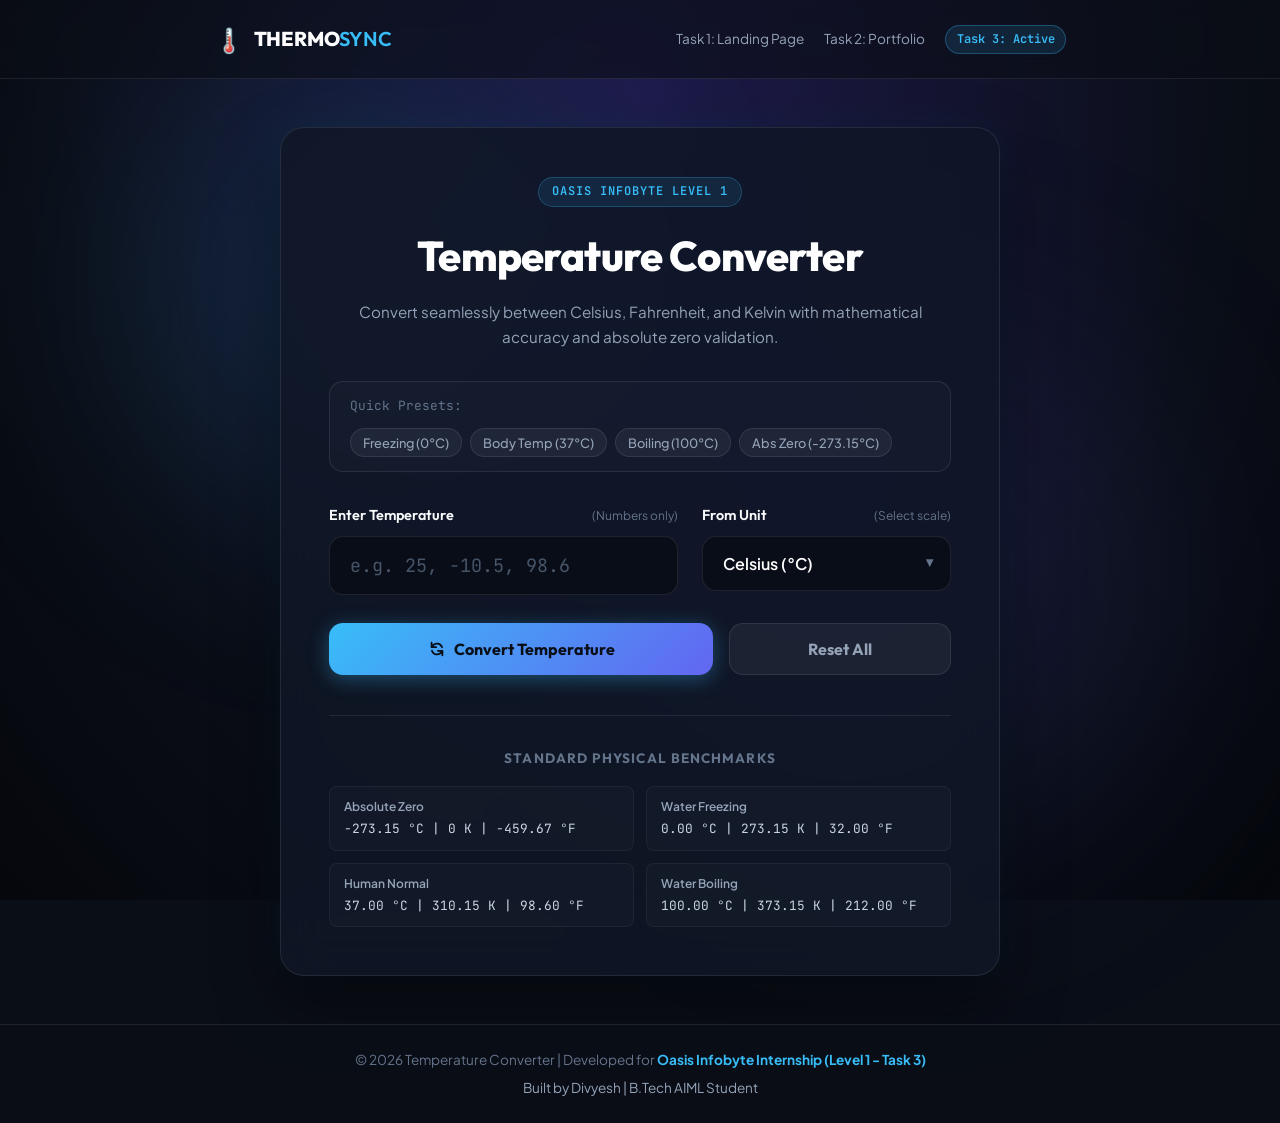
<file: WebDev-L1-TempConverter/index.html>
<!DOCTYPE html>
<html lang="en">
<head>
  <meta charset="UTF-8">
  <meta name="viewport" content="width=device-width, initial-scale=1.0">
  <title>Precision Temperature Converter | OASIS INFOBYTE</title>
  <!-- Google Fonts -->
  <link rel="preconnect" href="https://fonts.googleapis.com">
  <link rel="preconnect" href="https://fonts.gstatic.com" crossorigin>
  <link href="https://fonts.googleapis.com/css2?family=Outfit:wght@400;500;600;700;800&family=Plus+Jakarta+Sans:wght@400;500;600;700&family=JetBrains+Mono:wght@500;600&display=swap" rel="stylesheet">
  <!-- Stylesheet -->
  <link rel="stylesheet" href="style.css">
</head>
<body>

  <!-- Background Decorative Glowing Orbs -->
  <div class="glow-bg glow-1"></div>
  <div class="glow-bg glow-2"></div>

  <!-- Header / Nav Link Bar -->
  <header class="app-header">
    <div class="header-inner">
      <div class="app-brand">
        <span class="brand-icon">🌡️</span>
        <span class="brand-title">THERMO<span>SYNC</span></span>
      </div>
      <div class="header-links">
        <a href="../WebDev-L1-LandingPage/index.html" class="header-link">Task 1: Landing Page</a>
        <a href="../WebDev-L1-Portfolio/index.html" class="header-link">Task 2: Portfolio</a>
        <span class="header-badge">Task 3: Active</span>
      </div>
    </div>
  </header>

  <!-- Main Application Wrapper -->
  <main class="main-wrapper">
    <div class="converter-card" id="converterCard">
      
      <!-- Top Title Area -->
      <div class="card-header text-center">
        <div class="badge-pill">OASIS INFOBYTE LEVEL 1</div>
        <h1 class="card-title">Temperature Converter</h1>
        <p class="card-subtitle">Convert seamlessly between Celsius, Fahrenheit, and Kelvin with mathematical accuracy and absolute zero validation.</p>
      </div>

      <!-- Quick Preset Buttons -->
      <div class="preset-container">
        <span class="preset-label">Quick Presets:</span>
        <div class="preset-chips">
          <button type="button" class="chip-btn" data-val="0" data-unit="c">Freezing (0°C)</button>
          <button type="button" class="chip-btn" data-val="37" data-unit="c">Body Temp (37°C)</button>
          <button type="button" class="chip-btn" data-val="100" data-unit="c">Boiling (100°C)</button>
          <button type="button" class="chip-btn" data-val="-273.15" data-unit="c">Abs Zero (-273.15°C)</button>
        </div>
      </div>

      <!-- Converter Form -->
      <form class="converter-form" id="tempConverterForm" novalidate>
        
        <!-- Input Row -->
        <div class="input-controls-grid">
          
          <!-- Temperature Input -->
          <div class="control-group">
            <label for="tempInput" class="control-label">
              <span>Enter Temperature</span>
              <span class="label-hint">(Numbers only)</span>
            </label>
            <div class="input-field-wrap">
              <input 
                type="text" 
                id="tempInput" 
                name="temperature"
                placeholder="e.g. 25, -10.5, 98.6" 
                autocomplete="off"
                required
              >
              <button type="button" class="clear-input-btn" id="clearInputBtn" title="Clear input" aria-label="Clear temperature input">&times;</button>
            </div>
          </div>

          <!-- Unit Selector Dropdown -->
          <div class="control-group">
            <label for="sourceUnit" class="control-label">
              <span>From Unit</span>
              <span class="label-hint">(Select scale)</span>
            </label>
            <div class="select-field-wrap">
              <select id="sourceUnit" name="sourceUnit">
                <option value="c" selected>Celsius (°C)</option>
                <option value="f">Fahrenheit (°F)</option>
                <option value="k">Kelvin (K)</option>
              </select>
              <div class="select-arrow">▼</div>
            </div>
          </div>
        </div>

        <!-- Action Buttons -->
        <div class="button-group">
          <button type="submit" class="btn btn-convert" id="convertBtn">
            <svg class="btn-svg" viewBox="0 0 20 20" fill="currentColor">
              <path fill-rule="evenodd" d="M4 2a1 1 0 011 1v2.101a7.002 7.002 0 0111.601 2.566 1 1 0 11-1.885.666A5.002 5.002 0 005.999 7H9a1 1 0 010 2H4a1 1 0 01-1-1V3a1 1 0 011-1zm.008 9.057a1 1 0 011.276.61A5.002 5.002 0 0014.001 13H11a1 1 0 110-2h5a1 1 0 011 1v5a1 1 0 11-2 0v-2.101a7.002 7.002 0 01-11.601-2.566 1 1 0 01.61-1.276z" clip-rule="evenodd" />
            </svg>
            <span>Convert Temperature</span>
          </button>

          <button type="button" class="btn btn-reset" id="resetBtn">
            <span>Reset All</span>
          </button>
        </div>

      </form>

      <!-- Error / Alert Message Area (Validation & Absolute Zero Edge Case) -->
      <div class="alert-box" id="errorAlert" role="alert" style="display: none;">
        <div class="alert-icon" id="alertIcon">⚠️</div>
        <div class="alert-content">
          <h4 class="alert-title" id="alertTitle">Input Error</h4>
          <p class="alert-msg" id="alertMessage">Please enter a valid numeric temperature value.</p>
        </div>
      </div>

      <!-- Result Display Area -->
      <div class="results-wrapper" id="resultsArea" style="display: none;">
        
        <!-- Thermal State Indicator -->
        <div class="thermal-status-bar" id="thermalStatusBar">
          <span class="thermal-icon" id="thermalIcon">🌤️</span>
          <span class="thermal-text" id="thermalText">Room Temperature</span>
        </div>

        <!-- Converted Value Cards Grid -->
        <div class="results-grid">
          
          <!-- Result Card 1: Celsius -->
          <div class="result-card" id="cardCelsius">
            <div class="result-card-header">
              <span class="scale-name">Celsius</span>
              <span class="scale-symbol">°C</span>
            </div>
            <div class="result-number" id="valCelsius">25.00</div>
            <div class="result-unit-label">Degrees Celsius</div>
          </div>

          <!-- Result Card 2: Fahrenheit -->
          <div class="result-card" id="cardFahrenheit">
            <div class="result-card-header">
              <span class="scale-name">Fahrenheit</span>
              <span class="scale-symbol">°F</span>
            </div>
            <div class="result-number" id="valFahrenheit">77.00</div>
            <div class="result-unit-label">Degrees Fahrenheit</div>
          </div>

          <!-- Result Card 3: Kelvin -->
          <div class="result-card" id="cardKelvin">
            <div class="result-card-header">
              <span class="scale-name">Kelvin</span>
              <span class="scale-symbol">K</span>
            </div>
            <div class="result-number" id="valKelvin">298.15</div>
            <div class="result-unit-label">Kelvins</div>
          </div>
        </div>

        <!-- Mathematical Calculation Breakdown & Formulas -->
        <div class="formula-breakdown-card">
          <h3 class="formula-heading">
            <svg class="formula-icon" viewBox="0 0 20 20" fill="currentColor">
              <path fill-rule="evenodd" d="M18 10a8 8 0 11-16 0 8 8 0 0116 0zm-7-4a1 1 0 11-2 0 1 1 0 012 0zM9 9a1 1 0 000 2v3a1 1 0 001 1h1a1 1 0 100-2v-3a1 1 0 00-1-1H9z" clip-rule="evenodd" />
            </svg>
            Applied Conversion Formulas
          </h3>
          <div class="formula-steps" id="formulaSteps">
            <!-- Dynamically injected via script.js -->
          </div>
        </div>

      </div>

      <!-- Quick Reference Standards Reference Guide -->
      <div class="standards-footer-guide">
        <h4 class="guide-title">Standard Physical Benchmarks</h4>
        <div class="guide-grid">
          <div class="guide-item">
            <span class="guide-term">Absolute Zero</span>
            <span class="guide-val">-273.15 °C | 0 K | -459.67 °F</span>
          </div>
          <div class="guide-item">
            <span class="guide-term">Water Freezing</span>
            <span class="guide-val">0.00 °C | 273.15 K | 32.00 °F</span>
          </div>
          <div class="guide-item">
            <span class="guide-term">Human Normal</span>
            <span class="guide-val">37.00 °C | 310.15 K | 98.60 °F</span>
          </div>
          <div class="guide-item">
            <span class="guide-term">Water Boiling</span>
            <span class="guide-val">100.00 °C | 373.15 K | 212.00 °F</span>
          </div>
        </div>
      </div>

    </div>
  </main>

  <!-- Footer -->
  <footer class="app-footer">
    <div class="footer-container">
      <p>&copy; 2026 Temperature Converter | Developed for <strong>Oasis Infobyte Internship (Level 1 - Task 3)</strong></p>
      <p class="author-tag">Built by Divyesh | B.Tech AIML Student</p>
    </div>
  </footer>

  <!-- Script -->
  <script src="script.js"></script>
</body>
</html>
</file>
<file: WebDev-L1-LandingPage/style.css>
/* ==========================================================================
   AURA PRO X - Flagship Landing Page Stylesheet
   OASIS INFOBYTE Internship - Level 1 Task 1
   Tech Stack: Pure HTML5 & CSS3
   Author: Divyesh (B.Tech AIML)
   ========================================================================== */

/* --------------------------------------------------------------------------
   1. CSS Variables & Design Tokens
   -------------------------------------------------------------------------- */
:root {
  /* Colors */
  --bg-main: #090d16;
  --bg-surface: #0f172a;
  --bg-card: rgba(18, 26, 43, 0.75);
  --bg-card-hover: rgba(28, 39, 64, 0.85);
  --border-glass: rgba(255, 255, 255, 0.08);
  --border-focus: #38bdf8;
  
  --primary: #38bdf8;
  --primary-glow: rgba(56, 189, 248, 0.35);
  --secondary: #818cf8;
  --accent-purple: #c084fc;
  --accent-emerald: #34d399;
  --accent-amber: #fbbf24;
  --accent-rose: #f43f5e;
  
  --text-main: #f8fafc;
  --text-muted: #94a3b8;
  --text-dim: #64748b;
  
  /* Gradients */
  --grad-primary: linear-gradient(135deg, #38bdf8 0%, #6366f1 50%, #a855f7 100%);
  --grad-card: linear-gradient(180deg, rgba(30, 41, 59, 0.5) 0%, rgba(15, 23, 42, 0.8) 100%);
  --grad-glow: radial-gradient(circle, rgba(56, 189, 248, 0.15) 0%, rgba(15, 23, 42, 0) 70%);

  /* Typography */
  --font-display: 'Outfit', sans-serif;
  --font-body: 'Plus Jakarta Sans', sans-serif;

  /* Spacing & Layout */
  --container-max: 1200px;
  --header-height: 76px;
  --radius-sm: 8px;
  --radius-md: 14px;
  --radius-lg: 22px;
  --radius-full: 9999px;

  /* Transitions */
  --transition-fast: 0.2s cubic-bezier(0.16, 1, 0.3, 1);
  --transition-smooth: 0.35s cubic-bezier(0.16, 1, 0.3, 1);
}

/* --------------------------------------------------------------------------
   2. Base Reset & Typography
   -------------------------------------------------------------------------- */
*, *::before, *::after {
  margin: 0;
  padding: 0;
  box-sizing: border-box;
}

html {
  font-size: 16px;
  scroll-behavior: smooth;
  scroll-padding-top: var(--header-height);
  background-color: var(--bg-main);
  color: var(--text-main);
  font-family: var(--font-body);
  line-height: 1.6;
  -webkit-font-smoothing: antialiased;
}

body {
  min-height: 100vh;
  position: relative;
  overflow-x: hidden;
  background: radial-gradient(ellipse at 50% 0%, #172554 0%, #090d16 65%, #05070c 100%);
  background-attachment: fixed;
}

img, svg {
  display: block;
  max-width: 100%;
}

a {
  color: inherit;
  text-decoration: none;
  transition: color var(--transition-fast);
}

ul {
  list-style: none;
}

/* --------------------------------------------------------------------------
   3. Utility & Reusable Styles
   -------------------------------------------------------------------------- */
.text-center {
  text-align: center;
}

.text-gradient {
  background: var(--grad-primary);
  -webkit-background-clip: text;
  -webkit-text-fill-color: transparent;
  display: inline-block;
}

.section-container {
  max-width: var(--container-max);
  margin: 0 auto;
  padding: 0 1.5rem;
}

.section-header {
  max-width: 680px;
  margin: 0 auto 3.5rem;
}

.section-pill {
  display: inline-block;
  font-family: var(--font-display);
  font-size: 0.8rem;
  font-weight: 700;
  letter-spacing: 0.12em;
  text-transform: uppercase;
  color: var(--primary);
  background: rgba(56, 189, 248, 0.1);
  border: 1px solid rgba(56, 189, 248, 0.25);
  padding: 0.35rem 0.9rem;
  border-radius: var(--radius-full);
  margin-bottom: 1rem;
}

.section-title {
  font-family: var(--font-display);
  font-size: clamp(2rem, 3.5vw, 2.75rem);
  font-weight: 800;
  line-height: 1.2;
  letter-spacing: -0.02em;
  margin-bottom: 1rem;
  color: #ffffff;
}

.section-subtitle {
  font-size: 1.05rem;
  color: var(--text-muted);
  line-height: 1.7;
}

/* Background Glow Orbs */
.glow-orb {
  position: absolute;
  border-radius: 50%;
  filter: blur(100px);
  pointer-events: none;
  z-index: 0;
}

.orb-1 {
  width: 450px;
  height: 450px;
  top: 10%;
  left: -100px;
  background: rgba(56, 189, 248, 0.15);
}

.orb-2 {
  width: 480px;
  height: 480px;
  top: 25%;
  right: -100px;
  background: rgba(129, 140, 248, 0.15);
}

/* --------------------------------------------------------------------------
   4. Buttons & Interactive Controls
   -------------------------------------------------------------------------- */
.btn {
  display: inline-flex;
  align-items: center;
  justify-content: center;
  gap: 0.5rem;
  font-family: var(--font-display);
  font-size: 0.95rem;
  font-weight: 600;
  padding: 0.85rem 1.6rem;
  border-radius: var(--radius-full);
  cursor: pointer;
  transition: all var(--transition-fast);
  border: none;
  outline: none;
}

.btn-primary {
  background: var(--grad-primary);
  color: #090d16;
  font-weight: 700;
  box-shadow: 0 4px 20px var(--primary-glow);
}

.btn-primary:hover {
  transform: translateY(-2px);
  box-shadow: 0 8px 28px rgba(56, 189, 248, 0.5);
  color: #000;
}

.btn-secondary {
  background: rgba(255, 255, 255, 0.05);
  color: var(--text-main);
  border: 1px solid var(--border-glass);
  backdrop-filter: blur(8px);
}

.btn-secondary:hover {
  background: rgba(255, 255, 255, 0.1);
  border-color: rgba(255, 255, 255, 0.2);
  transform: translateY(-2px);
}

.btn-large {
  padding: 1.1rem 2.2rem;
  font-size: 1.05rem;
}

.btn-block {
  width: 100%;
}

.btn-icon {
  width: 18px;
  height: 18px;
  transition: transform var(--transition-fast);
}

.btn:hover .btn-icon {
  transform: translateX(3px);
}

/* --------------------------------------------------------------------------
   5. Sticky Navigation Bar
   -------------------------------------------------------------------------- */
.navbar {
  position: sticky;
  top: 0;
  width: 100%;
  height: var(--header-height);
  z-index: 1000;
  background: rgba(9, 13, 22, 0.8);
  backdrop-filter: blur(16px);
  -webkit-backdrop-filter: blur(16px);
  border-bottom: 1px solid var(--border-glass);
  transition: background var(--transition-fast);
}

.nav-container {
  max-width: var(--container-max);
  height: 100%;
  margin: 0 auto;
  padding: 0 1.5rem;
  display: flex;
  align-items: center;
  justify-content: space-between;
}

.brand-logo {
  display: flex;
  align-items: center;
  gap: 0.75rem;
  text-decoration: none;
}

.logo-icon {
  width: 32px;
  height: 32px;
}

.logo-text {
  font-family: var(--font-display);
  font-size: 1.25rem;
  font-weight: 800;
  letter-spacing: -0.01em;
  color: #ffffff;
}

.logo-text span {
  color: var(--primary);
  font-weight: 500;
  margin-left: 2px;
}

/* Navigation Links */
.nav-links {
  display: flex;
  align-items: center;
  gap: 2rem;
}

.nav-link {
  font-size: 0.95rem;
  font-weight: 500;
  color: var(--text-muted);
  position: relative;
  padding: 0.4rem 0;
}

.nav-link:hover,
.nav-link.active {
  color: #ffffff;
}

.nav-link::after {
  content: '';
  position: absolute;
  bottom: 0;
  left: 0;
  width: 0%;
  height: 2px;
  background: var(--primary);
  transition: width var(--transition-fast);
  border-radius: var(--radius-full);
}

.nav-link:hover::after,
.nav-link.active::after {
  width: 100%;
}

.btn-nav {
  display: inline-block;
  font-family: var(--font-display);
  font-size: 0.85rem;
  font-weight: 700;
  padding: 0.6rem 1.25rem;
  background: rgba(56, 189, 248, 0.12);
  color: var(--primary);
  border: 1px solid rgba(56, 189, 248, 0.3);
  border-radius: var(--radius-full);
  transition: all var(--transition-fast);
}

.btn-nav:hover {
  background: var(--primary);
  color: #090d16;
  box-shadow: 0 2px 14px var(--primary-glow);
}

/* Mobile Toggle Checkbox & Label (Pure CSS Mobile Menu) */
.nav-toggle {
  display: none;
}

.nav-toggle-label {
  display: none;
  cursor: pointer;
  width: 30px;
  height: 22px;
  flex-direction: column;
  justify-content: space-between;
}

.nav-toggle-label span {
  display: block;
  height: 3px;
  width: 100%;
  background-color: var(--text-main);
  border-radius: 3px;
  transition: all 0.3s ease;
}

/* --------------------------------------------------------------------------
   6. Hero Section
   -------------------------------------------------------------------------- */
.hero {
  position: relative;
  padding: 5rem 0 6rem;
  overflow: hidden;
}

.hero-container {
  max-width: var(--container-max);
  margin: 0 auto;
  padding: 0 1.5rem;
  display: grid;
  grid-template-columns: 1.15fr 0.85fr;
  align-items: center;
  gap: 4rem;
  position: relative;
  z-index: 1;
}

.hero-badge {
  display: inline-flex;
  align-items: center;
  gap: 0.6rem;
  padding: 0.4rem 1rem;
  background: rgba(56, 189, 248, 0.08);
  border: 1px solid rgba(56, 189, 248, 0.2);
  border-radius: var(--radius-full);
  font-size: 0.85rem;
  font-weight: 600;
  color: var(--primary);
  margin-bottom: 1.75rem;
}

.pulse-dot {
  width: 8px;
  height: 8px;
  border-radius: 50%;
  background-color: #38bdf8;
  box-shadow: 0 0 10px #38bdf8;
  animation: pulse 2s infinite;
}

@keyframes pulse {
  0% { transform: scale(0.95); box-shadow: 0 0 0 0 rgba(56, 189, 248, 0.7); }
  70% { transform: scale(1); box-shadow: 0 0 0 8px rgba(56, 189, 248, 0); }
  100% { transform: scale(0.95); box-shadow: 0 0 0 0 rgba(56, 189, 248, 0); }
}

.hero-title {
  font-family: var(--font-display);
  font-size: clamp(2.5rem, 5vw, 4rem);
  font-weight: 800;
  line-height: 1.1;
  letter-spacing: -0.03em;
  margin-bottom: 1.5rem;
  color: #ffffff;
}

.hero-description {
  font-size: 1.15rem;
  color: var(--text-muted);
  line-height: 1.7;
  margin-bottom: 2.25rem;
  max-width: 540px;
}

.hero-cta-group {
  display: flex;
  align-items: center;
  gap: 1.25rem;
  flex-wrap: wrap;
  margin-bottom: 3.5rem;
}

.hero-stats {
  display: flex;
  align-items: center;
  gap: 2rem;
  padding-top: 1.75rem;
  border-top: 1px solid var(--border-glass);
}

.stat-item .stat-number {
  font-family: var(--font-display);
  font-size: 2rem;
  font-weight: 800;
  color: #ffffff;
  line-height: 1;
}

.stat-unit {
  font-size: 1.1rem;
  color: var(--primary);
  font-weight: 600;
  margin-left: 2px;
}

.stat-label {
  font-size: 0.85rem;
  color: var(--text-muted);
  margin-top: 0.35rem;
}

.stat-divider {
  width: 1px;
  height: 38px;
  background-color: var(--border-glass);
}

/* Hero Visual & Interactive Floating Showcase */
.hero-visual {
  position: relative;
  display: flex;
  align-items: center;
  justify-content: center;
}

.headphone-card {
  position: relative;
  width: 100%;
  max-width: 440px;
  background: var(--bg-card);
  border: 1px solid var(--border-glass);
  border-radius: var(--radius-lg);
  padding: 2.5rem 1.5rem;
  display: flex;
  align-items: center;
  justify-content: center;
  box-shadow: 0 20px 50px rgba(0, 0, 0, 0.5);
  backdrop-filter: blur(12px);
}

.headphone-halo {
  position: absolute;
  width: 320px;
  height: 320px;
  background: radial-gradient(circle, rgba(56, 189, 248, 0.22) 0%, rgba(99, 102, 241, 0.08) 50%, transparent 70%);
  border-radius: 50%;
  filter: blur(30px);
  pointer-events: none;
}

.headphone-svg {
  width: 100%;
  height: auto;
  position: relative;
  z-index: 2;
  filter: drop-shadow(0 15px 25px rgba(0, 0, 0, 0.4));
  animation: float 6s ease-in-out infinite;
}

@keyframes float {
  0% { transform: translateY(0px) rotate(0deg); }
  50% { transform: translateY(-12px) rotate(1deg); }
  100% { transform: translateY(0px) rotate(0deg); }
}

/* Floating Spec Badges */
.floating-badge {
  position: absolute;
  z-index: 3;
  display: flex;
  align-items: center;
  gap: 0.75rem;
  background: rgba(15, 23, 42, 0.85);
  border: 1px solid rgba(255, 255, 255, 0.12);
  padding: 0.65rem 1rem;
  border-radius: var(--radius-md);
  box-shadow: 0 10px 25px rgba(0, 0, 0, 0.4);
  backdrop-filter: blur(10px);
  animation: floatBadge 5s ease-in-out infinite;
}

.badge-top-right {
  top: 10%;
  right: -20px;
  animation-delay: 0.5s;
}

.badge-bottom-left {
  bottom: 8%;
  left: -25px;
  animation-delay: 1.5s;
}

.badge-bottom-right {
  bottom: -15px;
  right: 10px;
  animation-delay: 2.5s;
}

@keyframes floatBadge {
  0%, 100% { transform: translateY(0); }
  50% { transform: translateY(-6px); }
}

.badge-icon {
  font-size: 1.25rem;
}

.badge-title {
  font-family: var(--font-display);
  font-size: 0.85rem;
  font-weight: 700;
  color: #ffffff;
  line-height: 1.2;
}

.badge-sub {
  font-size: 0.72rem;
  color: var(--primary);
}

/* --------------------------------------------------------------------------
   7. Features Grid Section
   -------------------------------------------------------------------------- */
.features-section {
  padding: 6rem 0;
  position: relative;
  background: rgba(11, 17, 30, 0.6);
  border-top: 1px solid var(--border-glass);
  border-bottom: 1px solid var(--border-glass);
}

.features-grid {
  display: grid;
  grid-template-columns: repeat(3, 1fr);
  gap: 2rem;
}

.feature-card {
  background: var(--bg-card);
  border: 1px solid var(--border-glass);
  border-radius: var(--radius-lg);
  padding: 2.25rem;
  transition: all var(--transition-smooth);
  position: relative;
  display: flex;
  flex-direction: column;
}

.feature-card:hover {
  background: var(--bg-card-hover);
  border-color: rgba(56, 189, 248, 0.4);
  transform: translateY(-6px);
  box-shadow: 0 15px 35px rgba(0, 0, 0, 0.35);
}

.feature-icon-wrapper {
  width: 52px;
  height: 52px;
  border-radius: var(--radius-md);
  display: flex;
  align-items: center;
  justify-content: center;
  margin-bottom: 1.5rem;
}

.feature-icon-wrapper svg {
  width: 26px;
  height: 26px;
}

.icon-cyan {
  background: rgba(56, 189, 248, 0.12);
  color: #38bdf8;
  border: 1px solid rgba(56, 189, 248, 0.25);
}

.icon-indigo {
  background: rgba(99, 102, 241, 0.12);
  color: #818cf8;
  border: 1px solid rgba(99, 102, 241, 0.25);
}

.icon-purple {
  background: rgba(192, 132, 252, 0.12);
  color: #c084fc;
  border: 1px solid rgba(192, 132, 252, 0.25);
}

.icon-emerald {
  background: rgba(52, 211, 153, 0.12);
  color: #34d399;
  border: 1px solid rgba(52, 211, 153, 0.25);
}

.icon-amber {
  background: rgba(251, 191, 36, 0.12);
  color: #fbbf24;
  border: 1px solid rgba(251, 191, 36, 0.25);
}

.icon-rose {
  background: rgba(244, 63, 94, 0.12);
  color: #f43f5e;
  border: 1px solid rgba(244, 63, 94, 0.25);
}

.feature-title {
  font-family: var(--font-display);
  font-size: 1.25rem;
  font-weight: 700;
  margin-bottom: 0.85rem;
  color: #ffffff;
}

.feature-text {
  font-size: 0.95rem;
  color: var(--text-muted);
  line-height: 1.6;
  margin-bottom: 1.5rem;
  flex-grow: 1;
}

.feature-tag {
  align-self: flex-start;
  font-size: 0.75rem;
  font-weight: 600;
  color: var(--primary);
  background: rgba(56, 189, 248, 0.08);
  padding: 0.25rem 0.65rem;
  border-radius: var(--radius-sm);
  border: 1px solid rgba(56, 189, 248, 0.18);
}

/* --------------------------------------------------------------------------
   8. Tech Specs Section
   -------------------------------------------------------------------------- */
.specs-section {
  padding: 6rem 0;
}

.specs-wrapper {
  display: grid;
  grid-template-columns: 1fr 1fr;
  gap: 4rem;
  align-items: center;
}

.spec-highlight-box {
  display: grid;
  grid-template-columns: repeat(3, 1fr);
  gap: 1.25rem;
  margin-top: 2.5rem;
}

.highlight-item {
  background: var(--bg-card);
  border: 1px solid var(--border-glass);
  border-radius: var(--radius-md);
  padding: 1.25rem 1rem;
  text-align: center;
}

.highlight-val {
  display: block;
  font-family: var(--font-display);
  font-size: 1.5rem;
  font-weight: 800;
  color: var(--primary);
  margin-bottom: 0.35rem;
}

.highlight-desc {
  font-size: 0.78rem;
  color: var(--text-muted);
  line-height: 1.3;
}

.specs-table-card {
  background: var(--bg-card);
  border: 1px solid var(--border-glass);
  border-radius: var(--radius-lg);
  padding: 2.25rem;
  box-shadow: 0 10px 30px rgba(0, 0, 0, 0.3);
}

.specs-table-title {
  font-family: var(--font-display);
  font-size: 1.3rem;
  font-weight: 700;
  margin-bottom: 1.5rem;
  padding-bottom: 0.75rem;
  border-bottom: 1px solid var(--border-glass);
  color: #ffffff;
}

.spec-row {
  display: flex;
  justify-content: space-between;
  align-items: center;
  padding: 0.75rem 0;
  border-bottom: 1px solid rgba(255, 255, 255, 0.05);
  font-size: 0.92rem;
}

.spec-row:last-child {
  border-bottom: none;
}

.spec-key {
  color: var(--text-muted);
}

.spec-val {
  font-weight: 600;
  color: #ffffff;
  text-align: right;
}

/* --------------------------------------------------------------------------
   9. Testimonials Section
   -------------------------------------------------------------------------- */
.testimonials-section {
  padding: 6rem 0;
  background: rgba(11, 17, 30, 0.6);
  border-top: 1px solid var(--border-glass);
  border-bottom: 1px solid var(--border-glass);
}

.testimonials-grid {
  display: grid;
  grid-template-columns: repeat(3, 1fr);
  gap: 2rem;
}

.testimonial-card {
  background: var(--bg-card);
  border: 1px solid var(--border-glass);
  border-radius: var(--radius-lg);
  padding: 2.25rem;
  display: flex;
  flex-direction: column;
  justify-content: space-between;
  transition: transform var(--transition-smooth);
}

.testimonial-card:hover {
  transform: translateY(-5px);
  border-color: rgba(255, 255, 255, 0.2);
}

.featured-testimonial {
  border-color: rgba(56, 189, 248, 0.4);
  background: linear-gradient(180deg, rgba(30, 58, 102, 0.3) 0%, rgba(15, 23, 42, 0.8) 100%);
}

.testimonial-rating {
  color: #fbbf24;
  letter-spacing: 0.2rem;
  font-size: 1.1rem;
  margin-bottom: 1.25rem;
}

.testimonial-quote {
  font-size: 1rem;
  color: var(--text-main);
  line-height: 1.7;
  font-style: italic;
  margin-bottom: 1.75rem;
}

.testimonial-author {
  display: flex;
  align-items: center;
  gap: 1rem;
}

.author-avatar {
  width: 44px;
  height: 44px;
  border-radius: 50%;
  display: flex;
  align-items: center;
  justify-content: center;
  font-family: var(--font-display);
  font-weight: 700;
  font-size: 0.9rem;
  color: #ffffff;
}

.avatar-1 { background: linear-gradient(135deg, #0284c7, #38bdf8); }
.avatar-2 { background: linear-gradient(135deg, #4f46e5, #818cf8); }
.avatar-3 { background: linear-gradient(135deg, #7c3aed, #c084fc); }

.author-name {
  font-family: var(--font-display);
  font-size: 0.95rem;
  font-weight: 700;
  color: #ffffff;
}

.author-role {
  font-size: 0.8rem;
  color: var(--text-muted);
}

/* --------------------------------------------------------------------------
   10. Pricing & Pre-Order Banner
   -------------------------------------------------------------------------- */
.pricing-section {
  padding: 6rem 0;
}

.pricing-card {
  background: linear-gradient(135deg, rgba(30, 41, 59, 0.9) 0%, rgba(15, 23, 42, 0.95) 100%);
  border: 1px solid rgba(56, 189, 248, 0.35);
  border-radius: var(--radius-lg);
  padding: 4rem 2rem;
  text-align: center;
  box-shadow: 0 20px 60px rgba(0, 0, 0, 0.5), 0 0 30px rgba(56, 189, 248, 0.15);
  max-width: 860px;
  margin: 0 auto;
  position: relative;
  overflow: hidden;
}

.pricing-badge {
  display: inline-block;
  font-family: var(--font-display);
  font-size: 0.8rem;
  font-weight: 700;
  color: #38bdf8;
  letter-spacing: 0.08em;
  background: rgba(56, 189, 248, 0.1);
  padding: 0.4rem 1rem;
  border-radius: var(--radius-full);
  margin-bottom: 1.5rem;
}

.pricing-headline {
  font-family: var(--font-display);
  font-size: clamp(2rem, 3.5vw, 3rem);
  font-weight: 800;
  color: #ffffff;
  margin-bottom: 1rem;
}

.pricing-sub {
  font-size: 1.05rem;
  color: var(--text-muted);
  max-width: 600px;
  margin: 0 auto 2.5rem;
}

.price-display {
  display: flex;
  align-items: baseline;
  justify-content: center;
  gap: 0.35rem;
  margin-bottom: 2rem;
}

.price-display .currency {
  font-family: var(--font-display);
  font-size: 2rem;
  font-weight: 700;
  color: var(--primary);
}

.price-display .amount {
  font-family: var(--font-display);
  font-size: 4.5rem;
  font-weight: 800;
  color: #ffffff;
  line-height: 1;
}

.original-price {
  font-size: 1.25rem;
  color: var(--text-dim);
  text-decoration: line-through;
  margin-left: 0.75rem;
}

.pricing-perks {
  display: flex;
  flex-direction: column;
  gap: 0.75rem;
  max-width: 440px;
  margin: 0 auto 2.5rem;
  text-align: left;
}

.perk-item {
  display: flex;
  align-items: center;
  gap: 0.75rem;
  font-size: 0.95rem;
  color: var(--text-main);
}

.check-icon {
  width: 18px;
  height: 18px;
  color: #34d399;
  flex-shrink: 0;
}

/* --------------------------------------------------------------------------
   11. Contact Section
   -------------------------------------------------------------------------- */
.contact-section {
  padding: 6rem 0;
  border-top: 1px solid var(--border-glass);
}

.contact-grid {
  display: grid;
  grid-template-columns: 1fr 1fr;
  gap: 4rem;
  align-items: flex-start;
}

.contact-details {
  margin-top: 2.5rem;
  display: flex;
  flex-direction: column;
  gap: 1.25rem;
}

.contact-detail-row {
  display: flex;
  align-items: center;
  gap: 1rem;
  font-size: 0.95rem;
  color: var(--text-muted);
}

.detail-icon {
  font-size: 1.25rem;
}

.contact-form-wrapper {
  background: var(--bg-card);
  border: 1px solid var(--border-glass);
  border-radius: var(--radius-lg);
  padding: 2.5rem;
}

.contact-form {
  display: flex;
  flex-direction: column;
  gap: 1.25rem;
}

.form-group {
  display: flex;
  flex-direction: column;
  gap: 0.5rem;
  text-align: left;
}

.form-group label {
  font-family: var(--font-display);
  font-size: 0.85rem;
  font-weight: 600;
  color: var(--text-main);
}

.form-group input,
.form-group textarea {
  width: 100%;
  padding: 0.85rem 1rem;
  background: rgba(15, 23, 42, 0.7);
  border: 1px solid var(--border-glass);
  border-radius: var(--radius-md);
  color: #ffffff;
  font-family: var(--font-body);
  font-size: 0.95rem;
  outline: none;
  transition: border-color var(--transition-fast), box-shadow var(--transition-fast);
}

.form-group input:focus,
.form-group textarea:focus {
  border-color: var(--border-focus);
  box-shadow: 0 0 0 3px rgba(56, 189, 248, 0.2);
}

/* --------------------------------------------------------------------------
   12. Footer
   -------------------------------------------------------------------------- */
.footer {
  background: #060910;
  border-top: 1px solid var(--border-glass);
  padding: 4.5rem 0 2rem;
}

.footer-container {
  max-width: var(--container-max);
  margin: 0 auto;
  padding: 0 1.5rem;
}

.footer-top {
  display: grid;
  grid-template-columns: 2fr 1fr 1fr 1.25fr;
  gap: 3rem;
  padding-bottom: 3.5rem;
  border-bottom: 1px solid var(--border-glass);
}

.footer-brand .footer-desc {
  color: var(--text-muted);
  font-size: 0.9rem;
  margin-top: 1rem;
  max-width: 320px;
  line-height: 1.6;
}

.footer-heading {
  font-family: var(--font-display);
  font-size: 1rem;
  font-weight: 700;
  color: #ffffff;
  margin-bottom: 1.25rem;
}

.footer-links li {
  margin-bottom: 0.65rem;
}

.footer-links a {
  color: var(--text-muted);
  font-size: 0.9rem;
}

.footer-links a:hover {
  color: var(--primary);
}

.footer-sub-text {
  font-size: 0.85rem;
  color: var(--text-muted);
  margin-bottom: 1rem;
}

.social-icons {
  display: flex;
  align-items: center;
  gap: 0.85rem;
}

.social-link {
  width: 38px;
  height: 38px;
  border-radius: 50%;
  background: rgba(255, 255, 255, 0.05);
  border: 1px solid var(--border-glass);
  display: flex;
  align-items: center;
  justify-content: center;
  color: var(--text-muted);
  transition: all var(--transition-fast);
}

.social-link svg {
  width: 18px;
  height: 18px;
}

.social-link:hover {
  color: var(--primary);
  background: rgba(56, 189, 248, 0.15);
  border-color: var(--primary);
  transform: translateY(-2px);
}

.footer-bottom {
  display: flex;
  justify-content: space-between;
  align-items: center;
  flex-wrap: wrap;
  gap: 1rem;
  padding-top: 2rem;
  font-size: 0.85rem;
  color: var(--text-dim);
}

.footer-credits {
  color: var(--text-muted);
}

/* --------------------------------------------------------------------------
   13. Responsive Breakpoints
   -------------------------------------------------------------------------- */
@media (max-width: 1024px) {
  .hero-container {
    grid-template-columns: 1fr;
    text-align: center;
    gap: 3.5rem;
  }

  .hero-description {
    margin-left: auto;
    margin-right: auto;
  }

  .hero-cta-group {
    justify-content: center;
  }

  .hero-stats {
    justify-content: center;
  }

  .hero-visual {
    margin: 0 auto;
  }

  .features-grid {
    grid-template-columns: repeat(2, 1fr);
  }

  .specs-wrapper {
    grid-template-columns: 1fr;
  }

  .testimonials-grid {
    grid-template-columns: 1fr;
  }

  .contact-grid {
    grid-template-columns: 1fr;
  }

  .footer-top {
    grid-template-columns: 1fr 1fr;
  }
}

@media (max-width: 768px) {
  :root {
    --header-height: 68px;
  }

  /* Hamburger Navigation */
  .nav-toggle-label {
    display: flex;
  }

  .nav-links {
    position: absolute;
    top: var(--header-height);
    left: 0;
    width: 100%;
    background: rgba(9, 13, 22, 0.98);
    backdrop-filter: blur(20px);
    border-bottom: 1px solid var(--border-glass);
    flex-direction: column;
    padding: 2rem 1.5rem;
    gap: 1.5rem;
    clip-path: polygon(0 0, 100% 0, 100% 0, 0 0);
    transition: clip-path 0.35s ease-in-out;
  }

  .nav-toggle:checked ~ .nav-links {
    clip-path: polygon(0 0, 100% 0, 100% 100%, 0 100%);
  }

  .nav-toggle:checked ~ .nav-toggle-label span:nth-child(1) {
    transform: rotate(45deg) translate(5px, 6px);
  }

  .nav-toggle:checked ~ .nav-toggle-label span:nth-child(2) {
    opacity: 0;
  }

  .nav-toggle:checked ~ .nav-toggle-label span:nth-child(3) {
    transform: rotate(-45deg) translate(6px, -7px);
  }

  .features-grid {
    grid-template-columns: 1fr;
  }

  .spec-highlight-box {
    grid-template-columns: 1fr;
  }

  .floating-badge {
    display: none; /* Hide floating badges on narrow mobile to keep layout clean */
  }

  .footer-top {
    grid-template-columns: 1fr;
  }

  .footer-bottom {
    flex-direction: column;
    text-align: center;
  }
}

@media (max-width: 480px) {
  .hero-title {
    font-size: 2.25rem;
  }

  .hero-stats {
    flex-direction: column;
    gap: 1rem;
  }

  .stat-divider {
    display: none;
  }

  .btn {
    width: 100%;
  }

  .hero-cta-group {
    flex-direction: column;
    width: 100%;
  }

  .headphone-card {
    padding: 1.5rem 1rem;
  }
}
</file>
<file: WebDev-L1-Portfolio/style.css>
/* ==========================================================================
   DIVYESH - Personal Portfolio Stylesheet
   OASIS INFOBYTE Internship - Level 1 Task 2
   Tech Stack: HTML5, CSS3, Vanilla JavaScript
   Author: Divyesh (B.Tech AIML)
   ========================================================================== */

/* --------------------------------------------------------------------------
   1. Design Tokens & Variables
   -------------------------------------------------------------------------- */
:root {
  --bg-dark: #0b0f19;
  --bg-card: rgba(17, 24, 39, 0.75);
  --bg-card-hover: rgba(26, 36, 56, 0.9);
  --border-glass: rgba(255, 255, 255, 0.08);
  --border-glow: rgba(99, 102, 241, 0.35);

  --primary: #38bdf8;
  --secondary: #6366f1;
  --accent-cyan: #06b6d4;
  --accent-emerald: #10b981;
  
  --text-main: #f8fafc;
  --text-muted: #94a3b8;
  --text-dim: #64748b;

  --grad-primary: linear-gradient(135deg, #38bdf8 0%, #6366f1 50%, #a855f7 100%);
  --grad-surface: linear-gradient(180deg, rgba(30, 41, 59, 0.4) 0%, rgba(15, 23, 42, 0.8) 100%);

  --font-main: 'Plus Jakarta Sans', sans-serif;
  --font-mono: 'JetBrains Mono', monospace;

  --container-width: 1140px;
  --header-height: 74px;
  --radius-sm: 8px;
  --radius-md: 14px;
  --radius-lg: 20px;
  --radius-full: 9999px;

  --transition-fast: 0.2s cubic-bezier(0.16, 1, 0.3, 1);
  --transition-smooth: 0.35s cubic-bezier(0.16, 1, 0.3, 1);
}

/* --------------------------------------------------------------------------
   2. Base Reset & Layout
   -------------------------------------------------------------------------- */
*, *::before, *::after {
  margin: 0;
  padding: 0;
  box-sizing: border-box;
}

html {
  font-size: 16px;
  scroll-behavior: smooth;
  scroll-padding-top: var(--header-height);
  background-color: var(--bg-dark);
  color: var(--text-main);
  font-family: var(--font-main);
  line-height: 1.6;
}

body {
  min-height: 100vh;
  position: relative;
  overflow-x: hidden;
  background: radial-gradient(ellipse at 80% 10%, #1e1b4b 0%, #0b0f19 50%, #07090e 100%);
  background-attachment: fixed;
}

.container {
  max-width: var(--container-width);
  margin: 0 auto;
  padding: 0 1.5rem;
}

a {
  color: inherit;
  text-decoration: none;
  transition: all var(--transition-fast);
}

ul {
  list-style: none;
}

/* --------------------------------------------------------------------------
   3. Typography & Utility Badges
   -------------------------------------------------------------------------- */
.text-gradient {
  background: var(--grad-primary);
  -webkit-background-clip: text;
  -webkit-text-fill-color: transparent;
  display: inline-block;
}

.section {
  padding: 5.5rem 0;
  position: relative;
}

.section-title-wrap {
  text-align: center;
  max-width: 650px;
  margin: 0 auto 3.5rem;
}

.section-tag {
  display: inline-block;
  font-family: var(--font-mono);
  font-size: 0.8rem;
  font-weight: 600;
  color: var(--primary);
  letter-spacing: 0.08em;
  background: rgba(56, 189, 248, 0.08);
  border: 1px solid rgba(56, 189, 248, 0.2);
  padding: 0.3rem 0.85rem;
  border-radius: var(--radius-sm);
  margin-bottom: 0.85rem;
}

.section-heading {
  font-size: clamp(1.85rem, 3.5vw, 2.5rem);
  font-weight: 800;
  letter-spacing: -0.02em;
  color: #ffffff;
  margin-bottom: 0.75rem;
}

.section-desc {
  font-size: 1rem;
  color: var(--text-muted);
}

/* --------------------------------------------------------------------------
   4. Buttons
   -------------------------------------------------------------------------- */
.btn {
  display: inline-flex;
  align-items: center;
  justify-content: center;
  gap: 0.5rem;
  font-size: 0.95rem;
  font-weight: 600;
  padding: 0.8rem 1.6rem;
  border-radius: var(--radius-md);
  cursor: pointer;
  transition: all var(--transition-fast);
  border: none;
  outline: none;
}

.btn-primary {
  background: var(--grad-primary);
  color: #0b0f19;
  font-weight: 700;
  box-shadow: 0 4px 18px rgba(56, 189, 248, 0.3);
}

.btn-primary:hover {
  transform: translateY(-2px);
  box-shadow: 0 8px 24px rgba(56, 189, 248, 0.45);
}

.btn-secondary {
  background: rgba(255, 255, 255, 0.05);
  color: var(--text-main);
  border: 1px solid var(--border-glass);
}

.btn-secondary:hover {
  background: rgba(255, 255, 255, 0.1);
  border-color: rgba(255, 255, 255, 0.2);
  transform: translateY(-2px);
}

.btn-outline {
  border: 1px solid rgba(56, 189, 248, 0.35);
  color: var(--primary);
  background: transparent;
}

.btn-outline:hover {
  background: rgba(56, 189, 248, 0.12);
  border-color: var(--primary);
}

.btn-sm {
  padding: 0.5rem 1.15rem;
  font-size: 0.85rem;
}

.btn-block {
  width: 100%;
}

.btn-icon {
  width: 18px;
  height: 18px;
}

/* --------------------------------------------------------------------------
   5. Sticky Navbar
   -------------------------------------------------------------------------- */
.navbar {
  position: sticky;
  top: 0;
  width: 100%;
  height: var(--header-height);
  z-index: 1000;
  background: rgba(11, 15, 25, 0.85);
  backdrop-filter: blur(16px);
  -webkit-backdrop-filter: blur(16px);
  border-bottom: 1px solid var(--border-glass);
  transition: background var(--transition-fast);
}

.nav-container {
  max-width: var(--container-width);
  height: 100%;
  margin: 0 auto;
  padding: 0 1.5rem;
  display: flex;
  align-items: center;
  justify-content: space-between;
}

.nav-brand {
  font-family: var(--font-mono);
  font-size: 1.2rem;
  font-weight: 700;
  letter-spacing: -0.02em;
}

.code-bracket {
  color: var(--primary);
}

.brand-name {
  color: #ffffff;
}

.brand-suffix {
  color: var(--secondary);
}

.nav-menu {
  display: flex;
  align-items: center;
  gap: 1.85rem;
}

.nav-link {
  font-size: 0.92rem;
  font-weight: 500;
  color: var(--text-muted);
  position: relative;
  padding: 0.3rem 0;
}

.nav-link:hover,
.nav-link.active {
  color: #ffffff;
}

.nav-link::after {
  content: '';
  position: absolute;
  bottom: 0;
  left: 0;
  width: 0%;
  height: 2px;
  background: var(--primary);
  transition: width var(--transition-fast);
  border-radius: var(--radius-full);
}

.nav-link:hover::after,
.nav-link.active::after {
  width: 100%;
}

.nav-toggle {
  display: none;
  background: transparent;
  border: none;
  cursor: pointer;
  width: 32px;
  height: 24px;
  flex-direction: column;
  justify-content: space-between;
  padding: 2px;
}

.nav-toggle span {
  display: block;
  width: 100%;
  height: 2.5px;
  background-color: var(--text-main);
  border-radius: 2px;
  transition: all 0.3s ease;
}

/* --------------------------------------------------------------------------
   6. Hero Section
   -------------------------------------------------------------------------- */
.hero-section {
  padding: 5rem 0 6rem;
  position: relative;
}

.hero-glow {
  position: absolute;
  top: 15%;
  right: 10%;
  width: 450px;
  height: 450px;
  background: radial-gradient(circle, rgba(99, 102, 241, 0.15) 0%, rgba(56, 189, 248, 0.05) 50%, transparent 70%);
  filter: blur(80px);
  pointer-events: none;
}

.hero-container {
  display: grid;
  grid-template-columns: 1.2fr 0.8fr;
  align-items: center;
  gap: 3.5rem;
}

.status-badge {
  display: inline-flex;
  align-items: center;
  gap: 0.6rem;
  background: rgba(16, 185, 129, 0.1);
  border: 1px solid rgba(16, 185, 129, 0.25);
  padding: 0.4rem 0.95rem;
  border-radius: var(--radius-full);
  font-size: 0.82rem;
  font-weight: 600;
  color: #34d399;
  margin-bottom: 1.5rem;
}

.status-dot {
  width: 8px;
  height: 8px;
  border-radius: 50%;
  background-color: #10b981;
  box-shadow: 0 0 8px #10b981;
}

.hero-title {
  font-size: clamp(2.4rem, 4.5vw, 3.6rem);
  font-weight: 800;
  letter-spacing: -0.03em;
  line-height: 1.15;
  color: #ffffff;
  margin-bottom: 0.5rem;
}

.hero-role {
  font-family: var(--font-mono);
  font-size: 1.25rem;
  font-weight: 600;
  color: var(--primary);
  margin-bottom: 1.5rem;
}

.role-prefix {
  color: var(--secondary);
}

.hero-bio {
  font-size: 1.05rem;
  color: var(--text-muted);
  line-height: 1.7;
  margin-bottom: 2.25rem;
  max-width: 520px;
}

.hero-actions {
  display: flex;
  align-items: center;
  gap: 1.25rem;
  flex-wrap: wrap;
  margin-bottom: 2.5rem;
}

.hero-socials {
  display: flex;
  align-items: center;
  gap: 1rem;
}

.social-label {
  font-size: 0.85rem;
  color: var(--text-dim);
  font-family: var(--font-mono);
}

.social-links {
  display: flex;
  align-items: center;
  gap: 0.75rem;
}

.social-icon-btn {
  width: 40px;
  height: 40px;
  border-radius: var(--radius-md);
  background: rgba(255, 255, 255, 0.05);
  border: 1px solid var(--border-glass);
  display: flex;
  align-items: center;
  justify-content: center;
  color: var(--text-muted);
  transition: all var(--transition-fast);
}

.social-icon-btn svg {
  width: 19px;
  height: 19px;
}

.social-icon-btn:hover {
  color: var(--primary);
  border-color: var(--primary);
  background: rgba(56, 189, 248, 0.12);
  transform: translateY(-2px);
}

/* Hero Avatar Showcase */
.hero-visual {
  display: flex;
  align-items: center;
  justify-content: center;
  position: relative;
}

.avatar-card {
  position: relative;
  width: 100%;
  max-width: 360px;
  aspect-ratio: 1;
  background: var(--bg-card);
  border: 1px solid var(--border-glass);
  border-radius: var(--radius-lg);
  display: flex;
  align-items: center;
  justify-content: center;
  box-shadow: 0 20px 50px rgba(0, 0, 0, 0.5);
  backdrop-filter: blur(12px);
}

.avatar-ring {
  width: 220px;
  height: 220px;
  border-radius: 50%;
  background: linear-gradient(135deg, rgba(56, 189, 248, 0.25), rgba(99, 102, 241, 0.25));
  padding: 6px;
  box-shadow: 0 0 30px rgba(99, 102, 241, 0.3);
}

.avatar-box {
  width: 100%;
  height: 100%;
  border-radius: 50%;
  overflow: hidden;
  background: #0f172a;
}

.avatar-svg {
  width: 100%;
  height: 100%;
}

.float-chip {
  position: absolute;
  display: flex;
  align-items: center;
  gap: 0.5rem;
  background: rgba(15, 23, 42, 0.9);
  border: 1px solid rgba(255, 255, 255, 0.15);
  border-radius: var(--radius-full);
  padding: 0.45rem 0.9rem;
  font-family: var(--font-mono);
  font-size: 0.8rem;
  font-weight: 600;
  color: #ffffff;
  box-shadow: 0 10px 20px rgba(0, 0, 0, 0.3);
  animation: floatChip 4s ease-in-out infinite;
}

.chip-1 { top: 8%; right: -15px; animation-delay: 0s; }
.chip-2 { bottom: 15%; left: -20px; animation-delay: 1.5s; }
.chip-3 { bottom: -10px; right: 20px; animation-delay: 2.5s; }

@keyframes floatChip {
  0%, 100% { transform: translateY(0); }
  50% { transform: translateY(-6px); }
}

/* --------------------------------------------------------------------------
   7. About Me Section
   -------------------------------------------------------------------------- */
.about-section {
  background: rgba(15, 23, 42, 0.4);
  border-top: 1px solid var(--border-glass);
  border-bottom: 1px solid var(--border-glass);
}

.about-grid {
  display: grid;
  grid-template-columns: 1.25fr 0.75fr;
  gap: 2.5rem;
}

.about-card {
  background: var(--bg-card);
  border: 1px solid var(--border-glass);
  border-radius: var(--radius-lg);
  padding: 2.25rem;
}

.about-text {
  font-size: 1.05rem;
  color: var(--text-muted);
  line-height: 1.8;
  margin-bottom: 1.25rem;
}

.about-text.highlight {
  color: #ffffff;
  font-weight: 500;
}

.stats-ribbon {
  display: grid;
  grid-template-columns: repeat(3, 1fr);
  gap: 1.25rem;
  margin-top: 2rem;
  padding-top: 1.75rem;
  border-top: 1px solid var(--border-glass);
}

.ribbon-item .ribbon-num {
  display: block;
  font-family: var(--font-mono);
  font-size: 1.75rem;
  font-weight: 700;
  color: var(--primary);
  line-height: 1;
  margin-bottom: 0.35rem;
}

.ribbon-item .ribbon-label {
  font-size: 0.8rem;
  color: var(--text-dim);
}

.education-card .card-subtitle {
  display: flex;
  align-items: center;
  gap: 0.6rem;
  font-size: 1.2rem;
  font-weight: 700;
  color: #ffffff;
  margin-bottom: 1.5rem;
}

.icon-inline {
  width: 22px;
  height: 22px;
  color: var(--primary);
}

.edu-degree {
  font-size: 1.05rem;
  font-weight: 700;
  color: #ffffff;
  margin-bottom: 0.25rem;
}

.edu-field {
  font-size: 0.9rem;
  color: var(--primary);
  margin-bottom: 1.25rem;
}

.edu-badge {
  display: block;
  font-family: var(--font-mono);
  font-size: 0.8rem;
  color: var(--text-muted);
  margin-bottom: 0.75rem;
}

.edu-courses {
  display: flex;
  flex-direction: column;
  gap: 0.5rem;
}

.edu-courses li {
  font-size: 0.88rem;
  color: var(--text-muted);
  display: flex;
  align-items: center;
  gap: 0.5rem;
}

.edu-courses li::before {
  content: '▹';
  color: var(--secondary);
  font-size: 1rem;
}

/* --------------------------------------------------------------------------
   8. Skills Grid
   -------------------------------------------------------------------------- */
.skills-grid {
  display: grid;
  grid-template-columns: repeat(3, 1fr);
  gap: 1.75rem;
}

.skill-card {
  background: var(--bg-card);
  border: 1px solid var(--border-glass);
  border-radius: var(--radius-lg);
  padding: 2rem;
  transition: all var(--transition-smooth);
  display: flex;
  flex-direction: column;
}

.skill-card:hover {
  background: var(--bg-card-hover);
  border-color: rgba(56, 189, 248, 0.4);
  transform: translateY(-5px);
  box-shadow: 0 15px 30px rgba(0, 0, 0, 0.35);
}

.skill-icon-wrap {
  width: 48px;
  height: 48px;
  border-radius: var(--radius-md);
  display: flex;
  align-items: center;
  justify-content: center;
  margin-bottom: 1.25rem;
}

.skill-icon-wrap svg {
  width: 26px;
  height: 26px;
}

.html-icon { background: rgba(227, 79, 38, 0.15); color: #e34f26; }
.css-icon { background: rgba(21, 114, 182, 0.15); color: #1572b6; }
.js-icon { background: rgba(247, 223, 30, 0.15); color: #f7df1e; }
.python-icon { background: rgba(55, 118, 171, 0.15); color: #3776ab; }
.numpy-icon { background: rgba(77, 171, 207, 0.15); color: #4dabcf; }
.pandas-icon { background: rgba(225, 34, 120, 0.15); color: #e12278; }
.git-icon { background: rgba(240, 80, 50, 0.15); color: #f05032; }
.ui-icon { background: rgba(56, 189, 248, 0.15); color: #38bdf8; }

.skill-title {
  font-size: 1.2rem;
  font-weight: 700;
  color: #ffffff;
  margin-bottom: 0.5rem;
}

.skill-desc {
  font-size: 0.9rem;
  color: var(--text-muted);
  line-height: 1.5;
  margin-bottom: 1.25rem;
  flex-grow: 1;
}

.skill-bar {
  width: 100%;
  height: 6px;
  background: rgba(255, 255, 255, 0.08);
  border-radius: var(--radius-full);
  overflow: hidden;
  margin-bottom: 0.75rem;
}

.skill-fill {
  height: 100%;
  background: var(--grad-primary);
  border-radius: var(--radius-full);
}

.skill-meta {
  font-family: var(--font-mono);
  font-size: 0.75rem;
  color: var(--text-dim);
}

/* --------------------------------------------------------------------------
   9. Projects Grid
   -------------------------------------------------------------------------- */
.projects-grid {
  display: grid;
  grid-template-columns: repeat(2, 1fr);
  gap: 2.25rem;
}

.project-card {
  background: var(--bg-card);
  border: 1px solid var(--border-glass);
  border-radius: var(--radius-lg);
  overflow: hidden;
  display: flex;
  flex-direction: column;
  transition: all var(--transition-smooth);
}

.project-card:hover {
  border-color: rgba(99, 102, 241, 0.45);
  transform: translateY(-6px);
  box-shadow: 0 20px 40px rgba(0, 0, 0, 0.45);
}

.project-header-bar {
  background: rgba(15, 23, 42, 0.9);
  padding: 0.85rem 1.25rem;
  display: flex;
  align-items: center;
  justify-content: space-between;
  border-bottom: 1px solid var(--border-glass);
}

.window-dots {
  display: flex;
  gap: 6px;
}

.dot {
  width: 10px;
  height: 10px;
  border-radius: 50%;
}

.dot-red { background: #ef4444; }
.dot-yellow { background: #f59e0b; }
.dot-green { background: #10b981; }

.project-badge-tag {
  font-family: var(--font-mono);
  font-size: 0.75rem;
  color: var(--primary);
  background: rgba(56, 189, 248, 0.1);
  padding: 0.2rem 0.6rem;
  border-radius: var(--radius-sm);
}

.project-body {
  padding: 2rem;
  display: flex;
  flex-direction: column;
  flex-grow: 1;
}

.project-title {
  font-size: 1.35rem;
  font-weight: 700;
  color: #ffffff;
  margin-bottom: 0.85rem;
}

.project-desc {
  font-size: 0.95rem;
  color: var(--text-muted);
  line-height: 1.6;
  margin-bottom: 1.5rem;
  flex-grow: 1;
}

.project-tech-stack {
  display: flex;
  flex-wrap: wrap;
  gap: 0.5rem;
  margin-bottom: 1.75rem;
}

.tech-tag {
  font-family: var(--font-mono);
  font-size: 0.75rem;
  color: #cbd5e1;
  background: rgba(255, 255, 255, 0.05);
  border: 1px solid var(--border-glass);
  padding: 0.25rem 0.65rem;
  border-radius: var(--radius-sm);
}

.project-links {
  display: flex;
  align-items: center;
  gap: 1rem;
}

.project-link {
  display: inline-flex;
  align-items: center;
  gap: 0.45rem;
  font-size: 0.88rem;
  font-weight: 600;
  padding: 0.6rem 1.15rem;
  border-radius: var(--radius-sm);
  transition: all var(--transition-fast);
}

.project-link svg {
  width: 16px;
  height: 16px;
}

.project-link.primary {
  background: rgba(56, 189, 248, 0.12);
  color: var(--primary);
  border: 1px solid rgba(56, 189, 248, 0.3);
}

.project-link.primary:hover {
  background: var(--primary);
  color: #0b0f19;
}

.project-link.secondary {
  background: rgba(255, 255, 255, 0.05);
  color: var(--text-muted);
  border: 1px solid var(--border-glass);
}

.project-link.secondary:hover {
  background: rgba(255, 255, 255, 0.1);
  color: #ffffff;
}

/* --------------------------------------------------------------------------
   10. Contact Section
   -------------------------------------------------------------------------- */
.contact-section {
  background: rgba(15, 23, 42, 0.3);
  border-top: 1px solid var(--border-glass);
}

.contact-card-wrap {
  display: grid;
  grid-template-columns: 1fr 1.2fr;
  gap: 3rem;
  background: var(--bg-card);
  border: 1px solid var(--border-glass);
  border-radius: var(--radius-lg);
  padding: 3rem;
  box-shadow: 0 20px 50px rgba(0, 0, 0, 0.4);
}

.panel-title {
  font-size: 1.35rem;
  font-weight: 700;
  color: #ffffff;
  margin-bottom: 0.5rem;
}

.panel-subtitle {
  font-size: 0.95rem;
  color: var(--text-muted);
  margin-bottom: 2rem;
}

.contact-channel-list {
  display: flex;
  flex-direction: column;
  gap: 1.25rem;
}

.channel-card {
  display: flex;
  align-items: center;
  gap: 1.1rem;
  padding: 1.15rem;
  background: rgba(15, 23, 42, 0.7);
  border: 1px solid var(--border-glass);
  border-radius: var(--radius-md);
  transition: all var(--transition-fast);
}

.channel-card:hover {
  background: rgba(30, 41, 59, 0.7);
  border-color: rgba(56, 189, 248, 0.4);
  transform: translateX(4px);
}

.channel-icon {
  width: 42px;
  height: 42px;
  border-radius: var(--radius-sm);
  background: rgba(56, 189, 248, 0.1);
  color: var(--primary);
  display: flex;
  align-items: center;
  justify-content: center;
  font-size: 1.25rem;
  flex-shrink: 0;
}

.channel-icon svg {
  width: 20px;
  height: 20px;
}

.channel-name {
  display: block;
  font-size: 0.8rem;
  color: var(--text-dim);
  font-family: var(--font-mono);
}

.channel-val {
  font-size: 0.95rem;
  font-weight: 600;
  color: #ffffff;
}

.contact-form {
  display: flex;
  flex-direction: column;
  gap: 1.25rem;
}

.form-row {
  display: grid;
  grid-template-columns: 1fr 1fr;
  gap: 1.25rem;
}

.form-field {
  display: flex;
  flex-direction: column;
  gap: 0.5rem;
}

.form-field label {
  font-size: 0.85rem;
  font-weight: 600;
  color: var(--text-muted);
}

.form-field input,
.form-field textarea {
  width: 100%;
  padding: 0.85rem 1rem;
  background: rgba(15, 23, 42, 0.8);
  border: 1px solid var(--border-glass);
  border-radius: var(--radius-sm);
  color: #ffffff;
  font-family: var(--font-main);
  font-size: 0.95rem;
  outline: none;
  transition: all var(--transition-fast);
}

.form-field input:focus,
.form-field textarea:focus {
  border-color: var(--primary);
  box-shadow: 0 0 0 3px rgba(56, 189, 248, 0.2);
}

.form-status {
  margin-top: 0.5rem;
  font-size: 0.9rem;
  padding: 0.75rem;
  border-radius: var(--radius-sm);
  display: none;
}

.form-status.success {
  display: block;
  background: rgba(16, 185, 129, 0.15);
  border: 1px solid rgba(16, 185, 129, 0.3);
  color: #34d399;
}

/* --------------------------------------------------------------------------
   11. Footer
   -------------------------------------------------------------------------- */
.footer {
  background: #07090e;
  border-top: 1px solid var(--border-glass);
  padding: 2.5rem 0;
}

.footer-content {
  display: flex;
  align-items: center;
  justify-content: space-between;
  flex-wrap: wrap;
  gap: 1.5rem;
  font-size: 0.88rem;
  color: var(--text-dim);
}

.footer-logo {
  font-family: var(--font-mono);
  font-weight: 700;
  color: #ffffff;
  font-size: 1.05rem;
}

.footer-sub {
  font-size: 0.8rem;
  color: var(--text-muted);
  margin-top: 2px;
}

.footer-center {
  color: var(--text-muted);
}

.footer-center strong {
  color: var(--primary);
}

/* --------------------------------------------------------------------------
   12. Responsive Breakpoints
   -------------------------------------------------------------------------- */
@media (max-width: 992px) {
  .hero-container {
    grid-template-columns: 1fr;
    text-align: center;
  }

  .hero-bio {
    margin-left: auto;
    margin-right: auto;
  }

  .hero-actions {
    justify-content: center;
  }

  .hero-socials {
    justify-content: center;
  }

  .hero-visual {
    margin: 1rem auto 0;
  }

  .about-grid {
    grid-template-columns: 1fr;
  }

  .skills-grid {
    grid-template-columns: repeat(2, 1fr);
  }

  .projects-grid {
    grid-template-columns: 1fr;
  }

  .contact-card-wrap {
    grid-template-columns: 1fr;
    padding: 2rem;
  }
}

@media (max-width: 768px) {
  .nav-toggle {
    display: flex;
  }

  .nav-menu {
    position: absolute;
    top: var(--header-height);
    left: 0;
    width: 100%;
    background: rgba(11, 15, 25, 0.98);
    backdrop-filter: blur(20px);
    border-bottom: 1px solid var(--border-glass);
    flex-direction: column;
    padding: 2rem 1.5rem;
    gap: 1.5rem;
    clip-path: polygon(0 0, 100% 0, 100% 0, 0 0);
    transition: clip-path 0.35s ease-in-out;
  }

  .nav-menu.active {
    clip-path: polygon(0 0, 100% 0, 100% 100%, 0 100%);
  }

  .nav-toggle.open span:nth-child(1) {
    transform: rotate(45deg) translate(5px, 6px);
  }

  .nav-toggle.open span:nth-child(2) {
    opacity: 0;
  }

  .nav-toggle.open span:nth-child(3) {
    transform: rotate(-45deg) translate(5px, -6px);
  }

  .form-row {
    grid-template-columns: 1fr;
  }

  .float-chip {
    display: none;
  }

  .footer-content {
    flex-direction: column;
    text-align: center;
  }
}

@media (max-width: 480px) {
  .skills-grid {
    grid-template-columns: 1fr;
  }

  .stats-ribbon {
    grid-template-columns: 1fr;
    text-align: center;
  }

  .hero-actions {
    flex-direction: column;
    width: 100%;
  }

  .btn {
    width: 100%;
  }

  .project-links {
    flex-direction: column;
    width: 100%;
  }

  .project-link {
    width: 100%;
    justify-content: center;
  }
}
</file>
<file: WebDev-L1-TempConverter/style.css>
/* ==========================================================================
   PRECISION TEMPERATURE CONVERTER - Stylesheet
   OASIS INFOBYTE Internship - Level 1 Task 3
   Tech Stack: Pure HTML5, CSS3, Vanilla JavaScript
   Author: Divyesh (B.Tech AIML)
   ========================================================================== */

/* --------------------------------------------------------------------------
   1. Design Variables & Tokens
   -------------------------------------------------------------------------- */
:root {
  --bg-dark: #0a0e17;
  --bg-card: rgba(16, 23, 38, 0.85);
  --border-glass: rgba(255, 255, 255, 0.09);
  --border-focus: #38bdf8;

  --primary: #38bdf8;
  --primary-glow: rgba(56, 189, 248, 0.35);
  --secondary: #818cf8;
  --danger: #ef4444;
  --danger-glow: rgba(239, 68, 68, 0.25);
  --warning: #f59e0b;
  --success: #10b981;

  --text-main: #f8fafc;
  --text-muted: #94a3b8;
  --text-dim: #64748b;

  --grad-primary: linear-gradient(135deg, #38bdf8 0%, #6366f1 100%);
  --grad-danger: linear-gradient(135deg, #ef4444 0%, #dc2626 100%);

  --font-display: 'Outfit', sans-serif;
  --font-body: 'Plus Jakarta Sans', sans-serif;
  --font-mono: 'JetBrains Mono', monospace;

  --radius-sm: 8px;
  --radius-md: 14px;
  --radius-lg: 24px;
  --radius-full: 9999px;

  --transition-fast: 0.2s cubic-bezier(0.16, 1, 0.3, 1);
  --transition-smooth: 0.3s cubic-bezier(0.16, 1, 0.3, 1);
}

/* --------------------------------------------------------------------------
   2. Base Reset & Layout
   -------------------------------------------------------------------------- */
*, *::before, *::after {
  margin: 0;
  padding: 0;
  box-sizing: border-box;
}

html {
  font-size: 16px;
  background-color: var(--bg-dark);
  color: var(--text-main);
  font-family: var(--font-body);
  line-height: 1.6;
}

body {
  min-height: 100vh;
  display: flex;
  flex-direction: column;
  position: relative;
  overflow-x: hidden;
  background: radial-gradient(ellipse at 50% 10%, #1e1b4b 0%, #0a0e17 65%, #05070c 100%);
  background-attachment: fixed;
}

/* Glowing Ambient Orbs */
.glow-bg {
  position: absolute;
  border-radius: 50%;
  filter: blur(120px);
  pointer-events: none;
  z-index: 0;
}

.glow-1 {
  width: 450px;
  height: 450px;
  top: 5%;
  left: 10%;
  background: rgba(56, 189, 248, 0.12);
}

.glow-2 {
  width: 500px;
  height: 500px;
  top: 30%;
  right: 10%;
  background: rgba(99, 102, 241, 0.12);
}

/* --------------------------------------------------------------------------
   3. Header Navigation
   -------------------------------------------------------------------------- */
.app-header {
  position: relative;
  z-index: 10;
  padding: 1.25rem 0;
  border-bottom: 1px solid var(--border-glass);
  background: rgba(10, 14, 23, 0.6);
  backdrop-filter: blur(12px);
}

.header-inner {
  max-width: 900px;
  margin: 0 auto;
  padding: 0 1.5rem;
  display: flex;
  align-items: center;
  justify-content: space-between;
}

.app-brand {
  display: flex;
  align-items: center;
  gap: 0.6rem;
}

.brand-icon {
  font-size: 1.5rem;
}

.brand-title {
  font-family: var(--font-display);
  font-size: 1.25rem;
  font-weight: 800;
  letter-spacing: -0.01em;
  color: #ffffff;
}

.brand-title span {
  color: var(--primary);
  font-weight: 600;
}

.header-links {
  display: flex;
  align-items: center;
  gap: 1.25rem;
}

.header-link {
  font-size: 0.85rem;
  color: var(--text-muted);
  text-decoration: none;
  transition: color var(--transition-fast);
}

.header-link:hover {
  color: var(--primary);
}

.header-badge {
  font-family: var(--font-mono);
  font-size: 0.75rem;
  font-weight: 600;
  color: #38bdf8;
  background: rgba(56, 189, 248, 0.12);
  border: 1px solid rgba(56, 189, 248, 0.3);
  padding: 0.25rem 0.65rem;
  border-radius: var(--radius-full);
}

/* --------------------------------------------------------------------------
   4. Main Wrapper & Centered Card
   -------------------------------------------------------------------------- */
.main-wrapper {
  flex: 1;
  display: flex;
  align-items: center;
  justify-content: center;
  padding: 3rem 1.5rem;
  position: relative;
  z-index: 1;
}

.converter-card {
  width: 100%;
  max-width: 720px;
  background: var(--bg-card);
  border: 1px solid var(--border-glass);
  border-radius: var(--radius-lg);
  padding: 3rem;
  box-shadow: 0 25px 60px rgba(0, 0, 0, 0.55), 0 0 40px rgba(56, 189, 248, 0.08);
  backdrop-filter: blur(20px);
  -webkit-backdrop-filter: blur(20px);
  transition: border-color var(--transition-fast);
}

.card-header {
  margin-bottom: 2rem;
}

.text-center {
  text-align: center;
}

.badge-pill {
  display: inline-block;
  font-family: var(--font-mono);
  font-size: 0.75rem;
  font-weight: 600;
  letter-spacing: 0.08em;
  color: var(--primary);
  background: rgba(56, 189, 248, 0.1);
  border: 1px solid rgba(56, 189, 248, 0.25);
  padding: 0.3rem 0.85rem;
  border-radius: var(--radius-full);
  margin-bottom: 1rem;
}

.card-title {
  font-family: var(--font-display);
  font-size: clamp(2rem, 3.5vw, 2.6rem);
  font-weight: 800;
  letter-spacing: -0.02em;
  color: #ffffff;
  margin-bottom: 0.65rem;
}

.card-subtitle {
  font-size: 0.95rem;
  color: var(--text-muted);
  line-height: 1.6;
  max-width: 580px;
  margin: 0 auto;
}

/* --------------------------------------------------------------------------
   5. Presets
   -------------------------------------------------------------------------- */
.preset-container {
  display: flex;
  align-items: center;
  flex-wrap: wrap;
  gap: 0.75rem;
  margin-bottom: 2rem;
  padding: 0.85rem 1.25rem;
  background: rgba(255, 255, 255, 0.02);
  border: 1px solid var(--border-glass);
  border-radius: var(--radius-md);
}

.preset-label {
  font-family: var(--font-mono);
  font-size: 0.8rem;
  color: var(--text-dim);
}

.preset-chips {
  display: flex;
  flex-wrap: wrap;
  gap: 0.5rem;
}

.chip-btn {
  background: rgba(255, 255, 255, 0.05);
  border: 1px solid var(--border-glass);
  color: var(--text-muted);
  font-size: 0.8rem;
  font-family: var(--font-body);
  font-weight: 500;
  padding: 0.35rem 0.75rem;
  border-radius: var(--radius-full);
  cursor: pointer;
  transition: all var(--transition-fast);
}

.chip-btn:hover {
  background: rgba(56, 189, 248, 0.15);
  border-color: rgba(56, 189, 248, 0.4);
  color: #ffffff;
  transform: translateY(-1px);
}

/* --------------------------------------------------------------------------
   6. Form Controls
   -------------------------------------------------------------------------- */
.converter-form {
  margin-bottom: 1.75rem;
}

.input-controls-grid {
  display: grid;
  grid-template-columns: 1.4fr 1fr;
  gap: 1.5rem;
  margin-bottom: 1.75rem;
}

.control-group {
  display: flex;
  flex-direction: column;
  gap: 0.55rem;
}

.control-label {
  display: flex;
  justify-content: space-between;
  align-items: center;
  font-family: var(--font-display);
  font-size: 0.9rem;
  font-weight: 600;
  color: var(--text-main);
}

.label-hint {
  font-family: var(--font-body);
  font-size: 0.75rem;
  font-weight: 400;
  color: var(--text-dim);
}

.input-field-wrap {
  position: relative;
  display: flex;
  align-items: center;
}

.input-field-wrap input {
  width: 100%;
  padding: 1rem 2.5rem 1rem 1.25rem;
  background: rgba(10, 14, 23, 0.85);
  border: 1.5px solid var(--border-glass);
  border-radius: var(--radius-md);
  font-family: var(--font-mono);
  font-size: 1.15rem;
  color: #ffffff;
  outline: none;
  transition: all var(--transition-fast);
}

.input-field-wrap input:focus {
  border-color: var(--border-focus);
  box-shadow: 0 0 0 3px rgba(56, 189, 248, 0.25);
}

.input-field-wrap input::placeholder {
  color: #475569;
}

.clear-input-btn {
  position: absolute;
  right: 0.85rem;
  background: transparent;
  border: none;
  color: var(--text-dim);
  font-size: 1.35rem;
  line-height: 1;
  cursor: pointer;
  display: none;
  transition: color var(--transition-fast);
}

.clear-input-btn:hover {
  color: #ffffff;
}

/* Custom Select Dropdown */
.select-field-wrap {
  position: relative;
  display: flex;
  align-items: center;
}

.select-field-wrap select {
  width: 100%;
  padding: 1rem 2.5rem 1rem 1.25rem;
  background: rgba(10, 14, 23, 0.85);
  border: 1.5px solid var(--border-glass);
  border-radius: var(--radius-md);
  font-family: var(--font-body);
  font-size: 1rem;
  font-weight: 600;
  color: #ffffff;
  outline: none;
  appearance: none;
  -webkit-appearance: none;
  cursor: pointer;
  transition: all var(--transition-fast);
}

.select-field-wrap select:focus {
  border-color: var(--border-focus);
  box-shadow: 0 0 0 3px rgba(56, 189, 248, 0.25);
}

.select-field-wrap select option {
  background: #0f172a;
  color: #ffffff;
  padding: 0.75rem;
}

.select-arrow {
  position: absolute;
  right: 1rem;
  pointer-events: none;
  font-size: 0.65rem;
  color: var(--text-dim);
}

/* Button Group */
.button-group {
  display: flex;
  gap: 1rem;
}

.btn {
  display: inline-flex;
  align-items: center;
  justify-content: center;
  gap: 0.5rem;
  padding: 0.95rem 1.75rem;
  border-radius: var(--radius-md);
  font-family: var(--font-display);
  font-size: 1rem;
  font-weight: 700;
  cursor: pointer;
  border: none;
  outline: none;
  transition: all var(--transition-fast);
}

.btn-convert {
  flex: 2;
  background: var(--grad-primary);
  color: #0a0e17;
  box-shadow: 0 4px 20px var(--primary-glow);
}

.btn-convert:hover {
  transform: translateY(-2px);
  box-shadow: 0 8px 28px rgba(56, 189, 248, 0.5);
}

.btn-reset {
  flex: 1;
  background: rgba(255, 255, 255, 0.05);
  color: var(--text-muted);
  border: 1px solid var(--border-glass);
}

.btn-reset:hover {
  background: rgba(255, 255, 255, 0.1);
  color: #ffffff;
  border-color: rgba(255, 255, 255, 0.2);
}

.btn-svg {
  width: 18px;
  height: 18px;
}

/* --------------------------------------------------------------------------
   7. Alert Box (Error & Absolute Zero Edge Case)
   -------------------------------------------------------------------------- */
.alert-box {
  display: flex;
  align-items: flex-start;
  gap: 1rem;
  padding: 1.25rem 1.5rem;
  border-radius: var(--radius-md);
  margin-bottom: 2rem;
  animation: shake 0.4s ease-in-out;
}

@keyframes shake {
  0%, 100% { transform: translateX(0); }
  20%, 60% { transform: translateX(-6px); }
  40%, 80% { transform: translateX(6px); }
}

.alert-box.error {
  background: rgba(239, 68, 68, 0.12);
  border: 1.5px solid rgba(239, 68, 68, 0.35);
  box-shadow: 0 6px 20px rgba(239, 68, 68, 0.15);
}

.alert-box.abs-zero {
  background: rgba(245, 158, 11, 0.12);
  border: 1.5px solid rgba(245, 158, 11, 0.4);
  box-shadow: 0 6px 20px rgba(245, 158, 11, 0.15);
}

.alert-icon {
  font-size: 1.5rem;
  flex-shrink: 0;
  line-height: 1;
}

.alert-title {
  font-family: var(--font-display);
  font-size: 0.95rem;
  font-weight: 700;
  margin-bottom: 0.25rem;
}

.alert-box.error .alert-title {
  color: #f87171;
}

.alert-box.abs-zero .alert-title {
  color: #fbbf24;
}

.alert-msg {
  font-size: 0.88rem;
  color: var(--text-main);
  line-height: 1.5;
}

/* --------------------------------------------------------------------------
   8. Results Display Area
   -------------------------------------------------------------------------- */
.results-wrapper {
  margin-top: 2rem;
  animation: fadeIn 0.4s ease-out;
}

@keyframes fadeIn {
  from { opacity: 0; transform: translateY(10px); }
  to { opacity: 1; transform: translateY(0); }
}

/* Thermal Status Bar */
.thermal-status-bar {
  display: flex;
  align-items: center;
  justify-content: center;
  gap: 0.75rem;
  padding: 0.75rem 1.25rem;
  border-radius: var(--radius-full);
  font-family: var(--font-display);
  font-size: 0.95rem;
  font-weight: 700;
  margin-bottom: 1.5rem;
  text-align: center;
  border: 1px solid var(--border-glass);
}

.thermal-icon {
  font-size: 1.25rem;
}

/* Thermal Themes */
.theme-abs-zero {
  background: rgba(14, 165, 233, 0.18);
  border-color: rgba(14, 165, 233, 0.4);
  color: #38bdf8;
}

.theme-freezing {
  background: rgba(56, 189, 248, 0.15);
  border-color: rgba(56, 189, 248, 0.35);
  color: #7dd3fc;
}

.theme-pleasant {
  background: rgba(16, 185, 129, 0.15);
  border-color: rgba(16, 185, 129, 0.35);
  color: #34d399;
}

.theme-warm {
  background: rgba(245, 158, 11, 0.15);
  border-color: rgba(245, 158, 11, 0.35);
  color: #fbbf24;
}

.theme-boiling {
  background: rgba(239, 68, 68, 0.18);
  border-color: rgba(239, 68, 68, 0.4);
  color: #f87171;
}

/* Results Grid */
.results-grid {
  display: grid;
  grid-template-columns: repeat(3, 1fr);
  gap: 1.25rem;
  margin-bottom: 1.75rem;
}

.result-card {
  background: rgba(10, 14, 23, 0.9);
  border: 1px solid var(--border-glass);
  border-radius: var(--radius-md);
  padding: 1.5rem 1.25rem;
  text-align: center;
  transition: all var(--transition-fast);
}

.result-card.source-active {
  border-color: var(--primary);
  background: rgba(14, 165, 233, 0.08);
  box-shadow: 0 0 20px rgba(56, 189, 248, 0.15);
}

.result-card-header {
  display: flex;
  align-items: center;
  justify-content: space-between;
  margin-bottom: 0.85rem;
  padding-bottom: 0.5rem;
  border-bottom: 1px solid rgba(255, 255, 255, 0.05);
}

.scale-name {
  font-size: 0.82rem;
  font-weight: 600;
  color: var(--text-muted);
}

.scale-symbol {
  font-family: var(--font-mono);
  font-size: 0.8rem;
  font-weight: 700;
  color: var(--primary);
}

.result-number {
  font-family: var(--font-mono);
  font-size: 1.85rem;
  font-weight: 700;
  color: #ffffff;
  line-height: 1.1;
  margin-bottom: 0.45rem;
  word-break: break-all;
}

.result-unit-label {
  font-size: 0.78rem;
  color: var(--text-dim);
}

/* Formula Breakdown Card */
.formula-breakdown-card {
  background: rgba(10, 14, 23, 0.7);
  border: 1px solid var(--border-glass);
  border-radius: var(--radius-md);
  padding: 1.5rem;
}

.formula-heading {
  display: flex;
  align-items: center;
  gap: 0.5rem;
  font-family: var(--font-display);
  font-size: 0.92rem;
  font-weight: 700;
  color: #ffffff;
  margin-bottom: 1rem;
}

.formula-icon {
  width: 18px;
  height: 18px;
  color: var(--primary);
}

.formula-steps {
  display: flex;
  flex-direction: column;
  gap: 0.65rem;
}

.formula-step-row {
  display: flex;
  align-items: baseline;
  justify-content: space-between;
  padding: 0.5rem 0.75rem;
  background: rgba(255, 255, 255, 0.02);
  border-radius: var(--radius-sm);
  font-family: var(--font-mono);
  font-size: 0.85rem;
  flex-wrap: wrap;
  gap: 0.5rem;
}

.step-label {
  color: var(--text-muted);
  font-weight: 600;
}

.step-math {
  color: var(--primary);
}

/* --------------------------------------------------------------------------
   9. Standards Footer Guide
   -------------------------------------------------------------------------- */
.standards-footer-guide {
  margin-top: 2.5rem;
  padding-top: 2rem;
  border-top: 1px solid var(--border-glass);
}

.guide-title {
  font-family: var(--font-display);
  font-size: 0.85rem;
  font-weight: 700;
  color: var(--text-dim);
  text-transform: uppercase;
  letter-spacing: 0.08em;
  margin-bottom: 1rem;
  text-align: center;
}

.guide-grid {
  display: grid;
  grid-template-columns: repeat(2, 1fr);
  gap: 0.75rem;
}

.guide-item {
  display: flex;
  flex-direction: column;
  background: rgba(255, 255, 255, 0.02);
  border: 1px solid rgba(255, 255, 255, 0.05);
  border-radius: var(--radius-sm);
  padding: 0.65rem 0.85rem;
}

.guide-term {
  font-size: 0.75rem;
  color: var(--text-muted);
  font-weight: 600;
  margin-bottom: 0.15rem;
}

.guide-val {
  font-family: var(--font-mono);
  font-size: 0.8rem;
  color: #cbd5e1;
}

/* --------------------------------------------------------------------------
   10. App Footer
   -------------------------------------------------------------------------- */
.app-footer {
  border-top: 1px solid var(--border-glass);
  background: rgba(10, 14, 23, 0.8);
  padding: 1.5rem 0;
  text-align: center;
  font-size: 0.85rem;
  color: var(--text-dim);
  position: relative;
  z-index: 10;
}

.footer-container {
  max-width: 900px;
  margin: 0 auto;
  padding: 0 1.5rem;
}

.footer-container strong {
  color: var(--primary);
}

.author-tag {
  margin-top: 0.35rem;
  color: var(--text-muted);
}

/* --------------------------------------------------------------------------
   11. Responsive Breakpoints
   -------------------------------------------------------------------------- */
@media (max-width: 768px) {
  .converter-card {
    padding: 2rem 1.5rem;
  }

  .input-controls-grid {
    grid-template-columns: 1fr;
    gap: 1.25rem;
  }

  .results-grid {
    grid-template-columns: 1fr;
  }

  .button-group {
    flex-direction: column;
  }

  .guide-grid {
    grid-template-columns: 1fr;
  }

  .header-links {
    display: none;
  }
}
</file>
